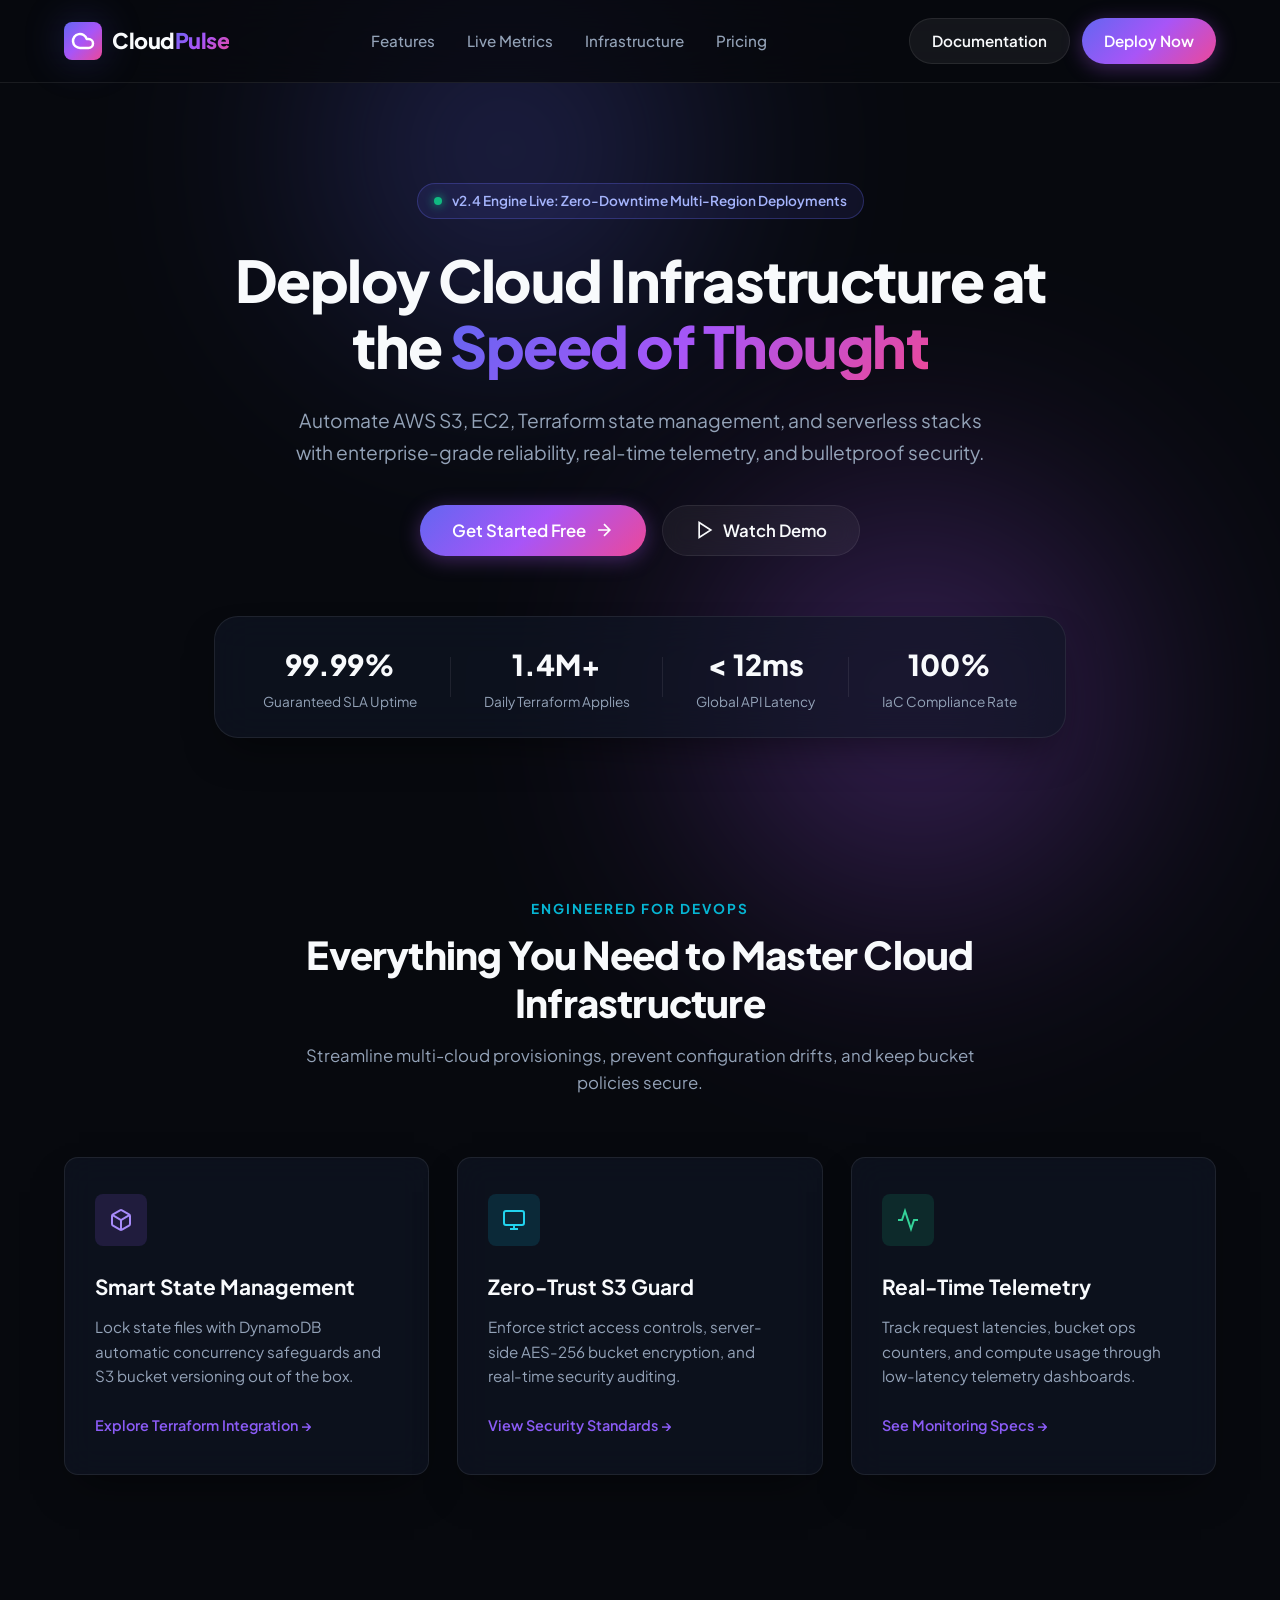
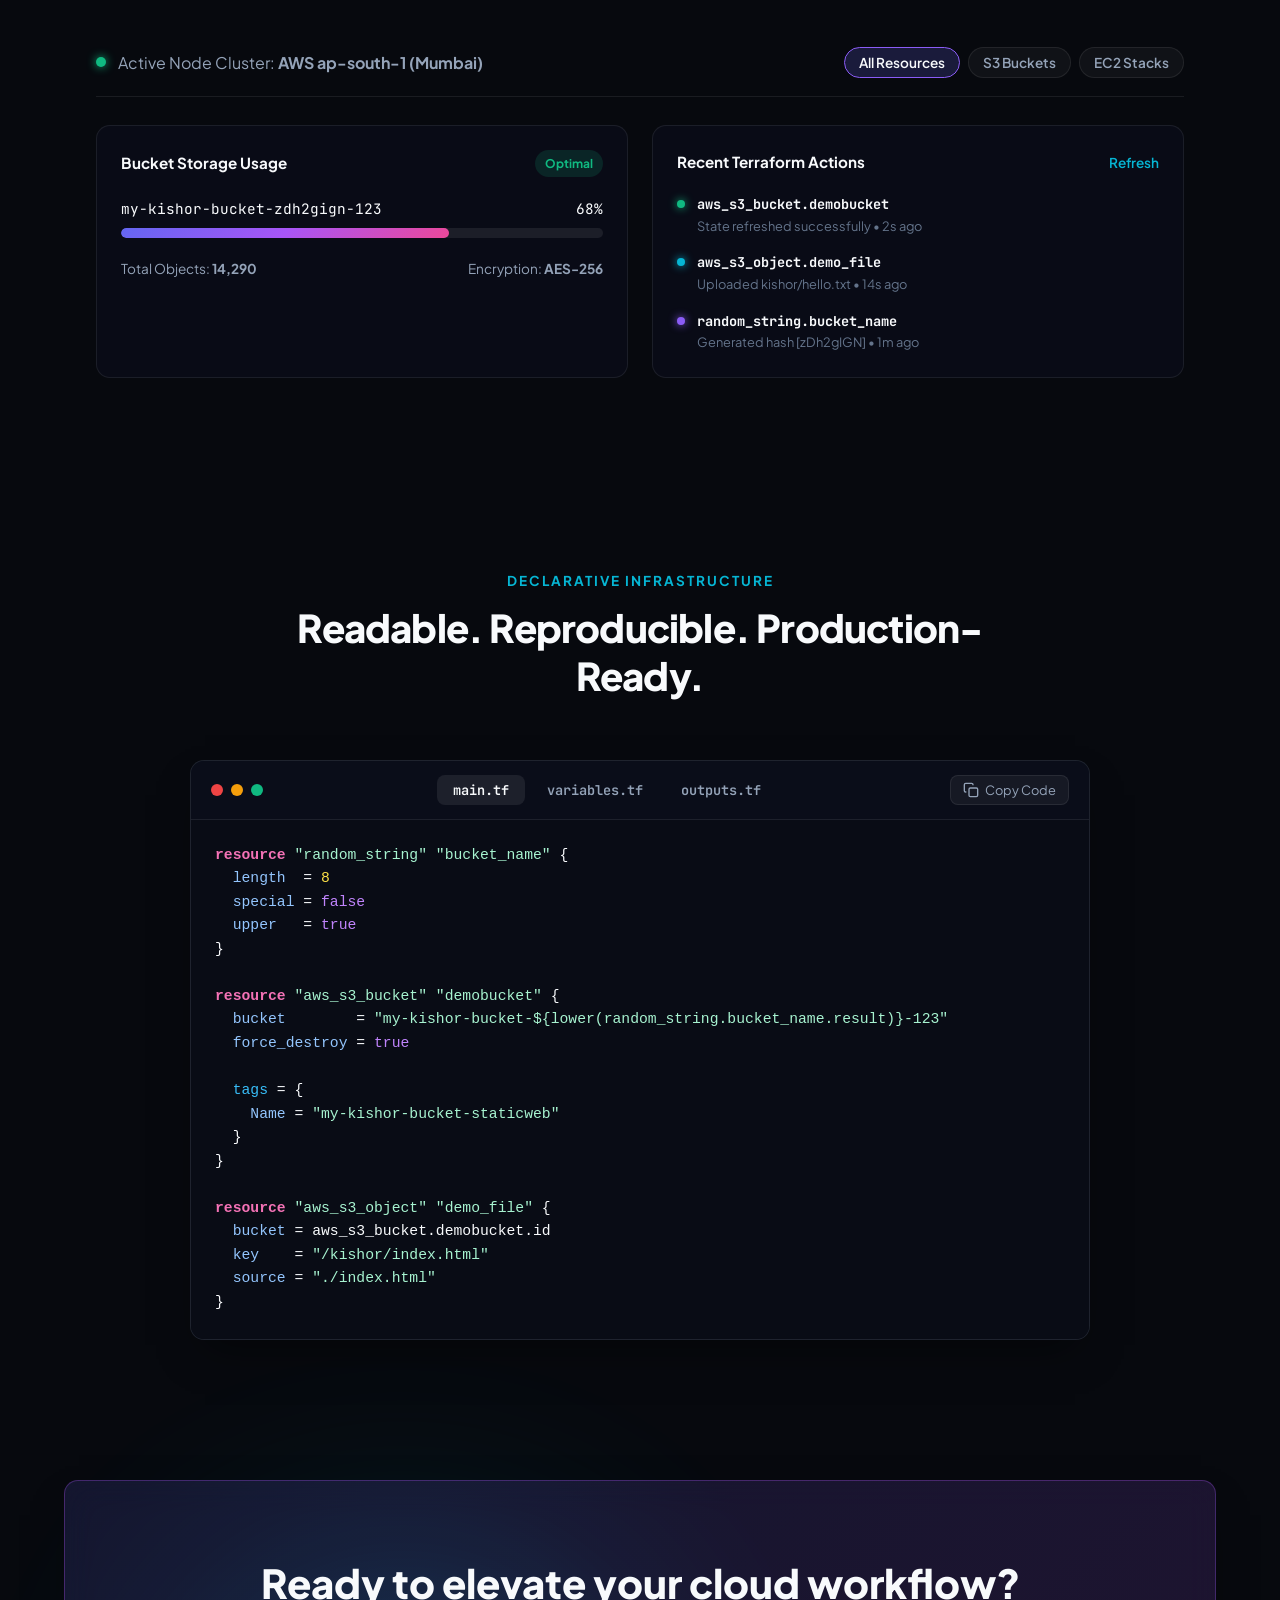
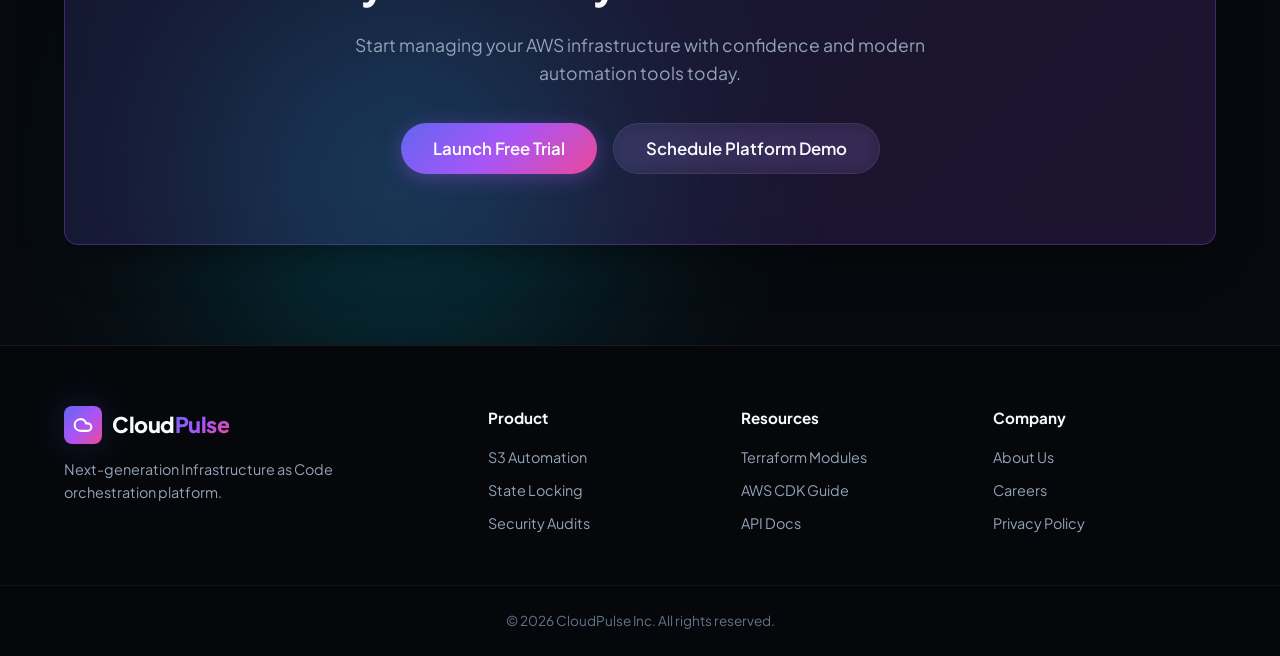
<file: staticWeb/index.html>
<!DOCTYPE html>
<html lang="en">
<head>
    <meta charset="UTF-8">
    <meta name="viewport" content="width=device-width, initial-scale=1.0">
    <title>CloudPulse | Next-Gen Cloud Infrastructure & Automation</title>
    <meta name="description" content="Deploy, monitor, and scale your cloud infrastructure effortlessly with CloudPulse high-performance automation suite.">
    <!-- Google Fonts -->
    <link rel="preconnect" href="https://fonts.googleapis.com">
    <link rel="preconnect" href="https://fonts.gstatic.com" crossorigin>
    <link href="https://fonts.googleapis.com/css2?family=Plus+Jakarta+Sans:wght@300;400;500;600;700;800&family=JetBrains+Mono:wght@400;500;600&display=swap" rel="stylesheet">
    <!-- Stylesheets -->
    <link rel="stylesheet" href="style.css">
</head>
<body>
    <!-- Background Glow Blobs -->
    <div class="bg-glow glow-1"></div>
    <div class="bg-glow glow-2"></div>
    <div class="bg-glow glow-3"></div>

    <!-- Navigation Header -->
    <header class="navbar">
        <div class="container nav-container">
            <a href="#" class="brand">
                <div class="brand-icon">
                    <svg width="24" height="24" viewBox="0 0 24 24" fill="none" stroke="currentColor" stroke-width="2.5" stroke-linecap="round" stroke-linejoin="round"><path d="M17.5 19H9a7 7 0 1 1 6.71-9h1.79a4.5 4.5 0 1 1 0 9Z"/></svg>
                </div>
                <span>Cloud<span class="gradient-text">Pulse</span></span>
            </a>
            <nav class="nav-links">
                <a href="#features">Features</a>
                <a href="#demo">Live Metrics</a>
                <a href="#code">Infrastructure</a>
                <a href="#pricing">Pricing</a>
            </nav>
            <div class="nav-actions">
                <a href="#code" class="btn btn-secondary">Documentation</a>
                <a href="#demo" class="btn btn-primary">Deploy Now</a>
            </div>
        </div>
    </header>

    <!-- Main Content -->
    <main>
        <!-- Hero Section -->
        <section class="hero-section">
            <div class="container hero-container">
                <div class="hero-badge">
                    <span class="badge-pulse"></span>
                    <span>v2.4 Engine Live: Zero-Downtime Multi-Region Deployments</span>
                </div>
                <h1 class="hero-title">
                    Deploy Cloud Infrastructure at the <span class="gradient-text">Speed of Thought</span>
                </h1>
                <p class="hero-description">
                    Automate AWS S3, EC2, Terraform state management, and serverless stacks with enterprise-grade reliability, real-time telemetry, and bulletproof security.
                </p>

                <div class="hero-cta-group">
                    <button class="btn btn-primary btn-lg" id="getStartedBtn">
                        <span>Get Started Free</span>
                        <svg width="20" height="20" viewBox="0 0 24 24" fill="none" stroke="currentColor" stroke-width="2"><path d="M5 12h14M12 5l7 7-7 7"/></svg>
                    </button>
                    <button class="btn btn-glass btn-lg" id="viewDemoBtn">
                        <svg width="20" height="20" viewBox="0 0 24 24" fill="none" stroke="currentColor" stroke-width="2"><polygon points="5 3 19 12 5 21 5 3"/></svg>
                        <span>Watch Demo</span>
                    </button>
                </div>

                <!-- Live Metrics Bar -->
                <div class="hero-metrics-bar">
                    <div class="metric-card">
                        <div class="metric-value" id="uptimeCounter">99.99%</div>
                        <div class="metric-label">Guaranteed SLA Uptime</div>
                    </div>
                    <div class="metric-divider"></div>
                    <div class="metric-card">
                        <div class="metric-value"><span id="deployCounter">1.4M</span>+</div>
                        <div class="metric-label">Daily Terraform Applies</div>
                    </div>
                    <div class="metric-divider"></div>
                    <div class="metric-card">
                        <div class="metric-value">&lt; 12ms</div>
                        <div class="metric-label">Global API Latency</div>
                    </div>
                    <div class="metric-divider"></div>
                    <div class="metric-card">
                        <div class="metric-value">100%</div>
                        <div class="metric-label">IaC Compliance Rate</div>
                    </div>
                </div>
            </div>
        </section>

        <!-- Features Showcase Section -->
        <section id="features" class="features-section">
            <div class="container">
                <div class="section-header">
                    <div class="sub-heading">ENGINEERED FOR DEVOPS</div>
                    <h2 class="section-title">Everything You Need to Master Cloud Infrastructure</h2>
                    <p class="section-desc">Streamline multi-cloud provisionings, prevent configuration drifts, and keep bucket policies secure.</p>
                </div>

                <div class="features-grid">
                    <div class="feature-card glass-card">
                        <div class="feature-icon icon-purple">
                            <svg width="24" height="24" viewBox="0 0 24 24" fill="none" stroke="currentColor" stroke-width="2"><path d="M21 16V8a2 2 0 0 0-1-1.73l-7-4a2 2 0 0 0-2 0l-7 4A2 2 0 0 0 3 8v8a2 2 0 0 0 1 1.73l7 4a2 2 0 0 0 2 0l7-4A2 2 0 0 0 21 16z"></path><polyline points="3.27 6.96 12 12.01 20.73 6.96"></polyline><line x1="12" y1="22.08" x2="12" y2="12"></line></svg>
                        </div>
                        <h3>Smart State Management</h3>
                        <p>Lock state files with DynamoDB automatic concurrency safeguards and S3 bucket versioning out of the box.</p>
                        <a href="#" class="feature-link">Explore Terraform Integration &rarr;</a>
                    </div>

                    <div class="feature-card glass-card">
                        <div class="feature-icon icon-cyan">
                            <svg width="24" height="24" viewBox="0 0 24 24" fill="none" stroke="currentColor" stroke-width="2"><rect x="2" y="3" width="20" height="14" rx="2" ry="2"></rect><line x1="8" y1="21" x2="16" y2="21"></line><line x1="12" y1="17" x2="12" y2="21"></line></svg>
                        </div>
                        <h3>Zero-Trust S3 Guard</h3>
                        <p>Enforce strict access controls, server-side AES-256 bucket encryption, and real-time security auditing.</p>
                        <a href="#" class="feature-link">View Security Standards &rarr;</a>
                    </div>

                    <div class="feature-card glass-card">
                        <div class="feature-icon icon-emerald">
                            <svg width="24" height="24" viewBox="0 0 24 24" fill="none" stroke="currentColor" stroke-width="2"><polyline points="22 12 18 12 15 21 9 3 6 12 2 12"></polyline></svg>
                        </div>
                        <h3>Real-Time Telemetry</h3>
                        <p>Track request latencies, bucket ops counters, and compute usage through low-latency telemetry dashboards.</p>
                        <a href="#" class="feature-link">See Monitoring Specs &rarr;</a>
                    </div>
                </div>
            </div>
        </section>

        <!-- Live Metrics Interactive Dashboard Section -->
        <section id="demo" class="demo-section">
            <div class="container">
                <div class="glass-container dashboard-wrapper">
                    <div class="dashboard-header">
                        <div class="dashboard-title">
                            <div class="status-indicator active"></div>
                            <span>Active Node Cluster: <strong>AWS ap-south-1 (Mumbai)</strong></span>
                        </div>
                        <div class="dashboard-controls">
                            <button class="chip active" id="filterAll">All Resources</button>
                            <button class="chip" id="filterS3">S3 Buckets</button>
                            <button class="chip" id="filterEC2">EC2 Stacks</button>
                        </div>
                    </div>

                    <div class="dashboard-grid">
                        <!-- Widget 1: Infrastructure Health -->
                        <div class="dash-widget">
                            <div class="widget-head">
                                <span>Bucket Storage Usage</span>
                                <span class="badge badge-success">Optimal</span>
                            </div>
                            <div class="widget-body">
                                <div class="progress-info">
                                    <span>my-kishor-bucket-zdh2gign-123</span>
                                    <span id="storagePercent">68%</span>
                                </div>
                                <div class="progress-bar-bg">
                                    <div class="progress-bar-fill" style="width: 68%;"></div>
                                </div>
                                <div class="widget-stats">
                                    <div><span>Total Objects:</span> <strong>14,290</strong></div>
                                    <div><span>Encryption:</span> <strong>AES-256</strong></div>
                                </div>
                            </div>
                        </div>

                        <!-- Widget 2: Live Activity Feed -->
                        <div class="dash-widget">
                            <div class="widget-head">
                                <span>Recent Terraform Actions</span>
                                <button class="btn-text" id="refreshFeed">Refresh</button>
                            </div>
                            <div class="widget-body">
                                <ul class="activity-list" id="activityList">
                                    <li>
                                        <span class="dot green"></span>
                                        <div class="activity-detail">
                                            <strong>aws_s3_bucket.demobucket</strong>
                                            <span>State refreshed successfully • 2s ago</span>
                                        </div>
                                    </li>
                                    <li>
                                        <span class="dot blue"></span>
                                        <div class="activity-detail">
                                            <strong>aws_s3_object.demo_file</strong>
                                            <span>Uploaded kishor/hello.txt • 14s ago</span>
                                        </div>
                                    </li>
                                    <li>
                                        <span class="dot purple"></span>
                                        <div class="activity-detail">
                                            <strong>random_string.bucket_name</strong>
                                            <span>Generated hash [zDh2gIGN] • 1m ago</span>
                                        </div>
                                    </li>
                                </ul>
                            </div>
                        </div>
                    </div>
                </div>
            </div>
        </section>

        <!-- Code Snippet Viewer Section -->
        <section id="code" class="code-section">
            <div class="container">
                <div class="section-header">
                    <div class="sub-heading">DECLARATIVE INFRASTRUCTURE</div>
                    <h2 class="section-title">Readable. Reproducible. Production-Ready.</h2>
                </div>

                <div class="code-window glass-card">
                    <div class="window-bar">
                        <div class="window-dots">
                            <span class="dot-red"></span>
                            <span class="dot-yellow"></span>
                            <span class="dot-green"></span>
                        </div>
                        <div class="window-tabs">
                            <button class="tab-btn active" data-tab="tf">main.tf</button>
                            <button class="tab-btn" data-tab="vars">variables.tf</button>
                            <button class="tab-btn" data-tab="out">outputs.tf</button>
                        </div>
                        <button class="copy-btn" id="copyCodeBtn">
                            <svg width="16" height="16" viewBox="0 0 24 24" fill="none" stroke="currentColor" stroke-width="2"><rect x="9" y="9" width="13" height="13" rx="2" ry="2"></rect><path d="M5 15H4a2 2 0 0 1-2-2V4a2 2 0 0 1 2-2h9a2 2 0 0 1 2 2v1"></path></svg>
                            <span>Copy Code</span>
                        </button>
                    </div>

                    <div class="code-content">
<pre id="codeBlock" class="hljs"><code><span class="hljs-keyword">resource</span> <span class="hljs-string">"random_string"</span> <span class="hljs-string">"bucket_name"</span> {
  <span class="hljs-attr">length</span>  = <span class="hljs-number">8</span>
  <span class="hljs-attr">special</span> = <span class="hljs-literal">false</span>
  <span class="hljs-attr">upper</span>   = <span class="hljs-literal">true</span>
}

<span class="hljs-keyword">resource</span> <span class="hljs-string">"aws_s3_bucket"</span> <span class="hljs-string">"demobucket"</span> {
  <span class="hljs-attr">bucket</span>        = <span class="hljs-string">"my-kishor-bucket-${lower(random_string.bucket_name.result)}-123"</span>
  <span class="hljs-attr">force_destroy</span> = <span class="hljs-literal">true</span>

  <span class="hljs-title">tags</span> = {
    <span class="hljs-attr">Name</span> = <span class="hljs-string">"my-kishor-bucket-staticweb"</span>
  }
}

<span class="hljs-keyword">resource</span> <span class="hljs-string">"aws_s3_object"</span> <span class="hljs-string">"demo_file"</span> {
  <span class="hljs-attr">bucket</span> = aws_s3_bucket.demobucket.id
  <span class="hljs-attr">key</span>    = <span class="hljs-string">"/kishor/index.html"</span>
  <span class="hljs-attr">source</span> = <span class="hljs-string">"./index.html"</span>
}</code></pre>
                    </div>
                </div>
            </div>
        </section>

        <!-- CTA Section -->
        <section class="cta-section">
            <div class="container">
                <div class="cta-card glass-card">
                    <h2>Ready to elevate your cloud workflow?</h2>
                    <p>Start managing your AWS infrastructure with confidence and modern automation tools today.</p>
                    <div class="cta-buttons">
                        <button class="btn btn-primary btn-lg">Launch Free Trial</button>
                        <button class="btn btn-glass btn-lg">Schedule Platform Demo</button>
                    </div>
                </div>
            </div>
        </section>
    </main>

    <!-- Footer -->
    <footer class="footer">
        <div class="container footer-container">
            <div class="footer-brand">
                <div class="brand">
                    <div class="brand-icon">
                        <svg width="20" height="20" viewBox="0 0 24 24" fill="none" stroke="currentColor" stroke-width="2.5"><path d="M17.5 19H9a7 7 0 1 1 6.71-9h1.79a4.5 4.5 0 1 1 0 9Z"/></svg>
                    </div>
                    <span>Cloud<span class="gradient-text">Pulse</span></span>
                </div>
                <p>Next-generation Infrastructure as Code orchestration platform.</p>
            </div>
            <div class="footer-links">
                <div class="link-group">
                    <h4>Product</h4>
                    <a href="#">S3 Automation</a>
                    <a href="#">State Locking</a>
                    <a href="#">Security Audits</a>
                </div>
                <div class="link-group">
                    <h4>Resources</h4>
                    <a href="#">Terraform Modules</a>
                    <a href="#">AWS CDK Guide</a>
                    <a href="#">API Docs</a>
                </div>
                <div class="link-group">
                    <h4>Company</h4>
                    <a href="#">About Us</a>
                    <a href="#">Careers</a>
                    <a href="#">Privacy Policy</a>
                </div>
            </div>
        </div>
        <div class="footer-bottom">
            <div class="container">
                <p>&copy; 2026 CloudPulse Inc. All rights reserved.</p>
            </div>
        </div>
    </footer>

    <!-- Interactive JS Script -->
    <script>
        // Interactive Tab Switching
        const tabs = {
            tf: `<span class="hljs-keyword">resource</span> <span class="hljs-string">"random_string"</span> <span class="hljs-string">"bucket_name"</span> {
  <span class="hljs-attr">length</span>  = <span class="hljs-number">8</span>
  <span class="hljs-attr">special</span> = <span class="hljs-literal">false</span>
  <span class="hljs-attr">upper</span>   = <span class="hljs-literal">true</span>
}

<span class="hljs-keyword">resource</span> <span class="hljs-string">"aws_s3_bucket"</span> <span class="hljs-string">"demobucket"</span> {
  <span class="hljs-attr">bucket</span>        = <span class="hljs-string">"my-kishor-bucket-\${lower(random_string.bucket_name.result)}-123"</span>
  <span class="hljs-attr">force_destroy</span> = <span class="hljs-literal">true</span>

  <span class="hljs-title">tags</span> = {
    <span class="hljs-attr">Name</span> = <span class="hljs-string">"my-kishor-bucket-staticweb"</span>
  }
}

<span class="hljs-keyword">resource</span> <span class="hljs-string">"aws_s3_object"</span> <span class="hljs-string">"demo_file"</span> {
  <span class="hljs-attr">bucket</span> = aws_s3_bucket.demobucket.id
  <span class="hljs-attr">key</span>    = <span class="hljs-string">"/kishor/index.html"</span>
  <span class="hljs-attr">source</span> = <span class="hljs-string">"./index.html"</span>
}`,
            vars: `<span class="hljs-keyword">variable</span> <span class="hljs-string">"aws_region"</span> {
  <span class="hljs-attr">type</span>        = <span class="hljs-string">string</span>
  <span class="hljs-attr">default</span>     = <span class="hljs-string">"ap-south-1"</span>
  <span class="hljs-attr">description</span> = <span class="hljs-string">"The primary AWS region for bucket deployment"</span>
}

<span class="hljs-keyword">variable</span> <span class="hljs-string">"environment"</span> {
  <span class="hljs-attr">type</span>        = <span class="hljs-string">string</span>
  <span class="hljs-attr">default</span>     = <span class="hljs-string">"production"</span>
}`,
            out: `<span class="hljs-keyword">output</span> <span class="hljs-string">"bucket_arn"</span> {
  <span class="hljs-attr">value</span>       = aws_s3_bucket.demobucket.arn
  <span class="hljs-attr">description</span> = <span class="hljs-string">"The ARN of the static web S3 bucket"</span>
}

<span class="hljs-keyword">output</span> <span class="hljs-string">"bucket_domain_name"</span> {
  <span class="hljs-attr">value</span>       = aws_s3_bucket.demobucket.bucket_regional_domain_name
}`
        };

        document.querySelectorAll('.tab-btn').forEach(btn => {
            btn.addEventListener('click', (e) => {
                document.querySelectorAll('.tab-btn').forEach(b => b.classList.remove('active'));
                btn.classList.add('active');
                const key = btn.getAttribute('data-tab');
                document.getElementById('codeBlock').innerHTML = tabs[key];
            });
        });

        // Copy button
        document.getElementById('copyCodeBtn').addEventListener('click', () => {
            const codeText = document.getElementById('codeBlock').innerText;
            navigator.clipboard.writeText(codeText).then(() => {
                const btnSpan = document.querySelector('#copyCodeBtn span');
                btnSpan.innerText = 'Copied!';
                setTimeout(() => { btnSpan.innerText = 'Copy Code'; }, 2000);
            });
        });

        // Chip Filters
        document.querySelectorAll('.chip').forEach(chip => {
            chip.addEventListener('click', () => {
                document.querySelectorAll('.chip').forEach(c => c.classList.remove('active'));
                chip.classList.add('active');
            });
        });

        // Activity Feed Refresh simulation
        document.getElementById('refreshFeed').addEventListener('click', () => {
            const list = document.getElementById('activityList');
            const newLog = document.createElement('li');
            newLog.innerHTML = `
                <span class="dot green"></span>
                <div class="activity-detail">
                    <strong>aws_s3_bucket.demobucket</strong>
                    <span>Health probe verified • Just now</span>
                </div>
            `;
            list.prepend(newLog);
            if(list.children.length > 4) list.removeChild(list.lastChild);
        });
    </script>
</body>
</html>
</file>
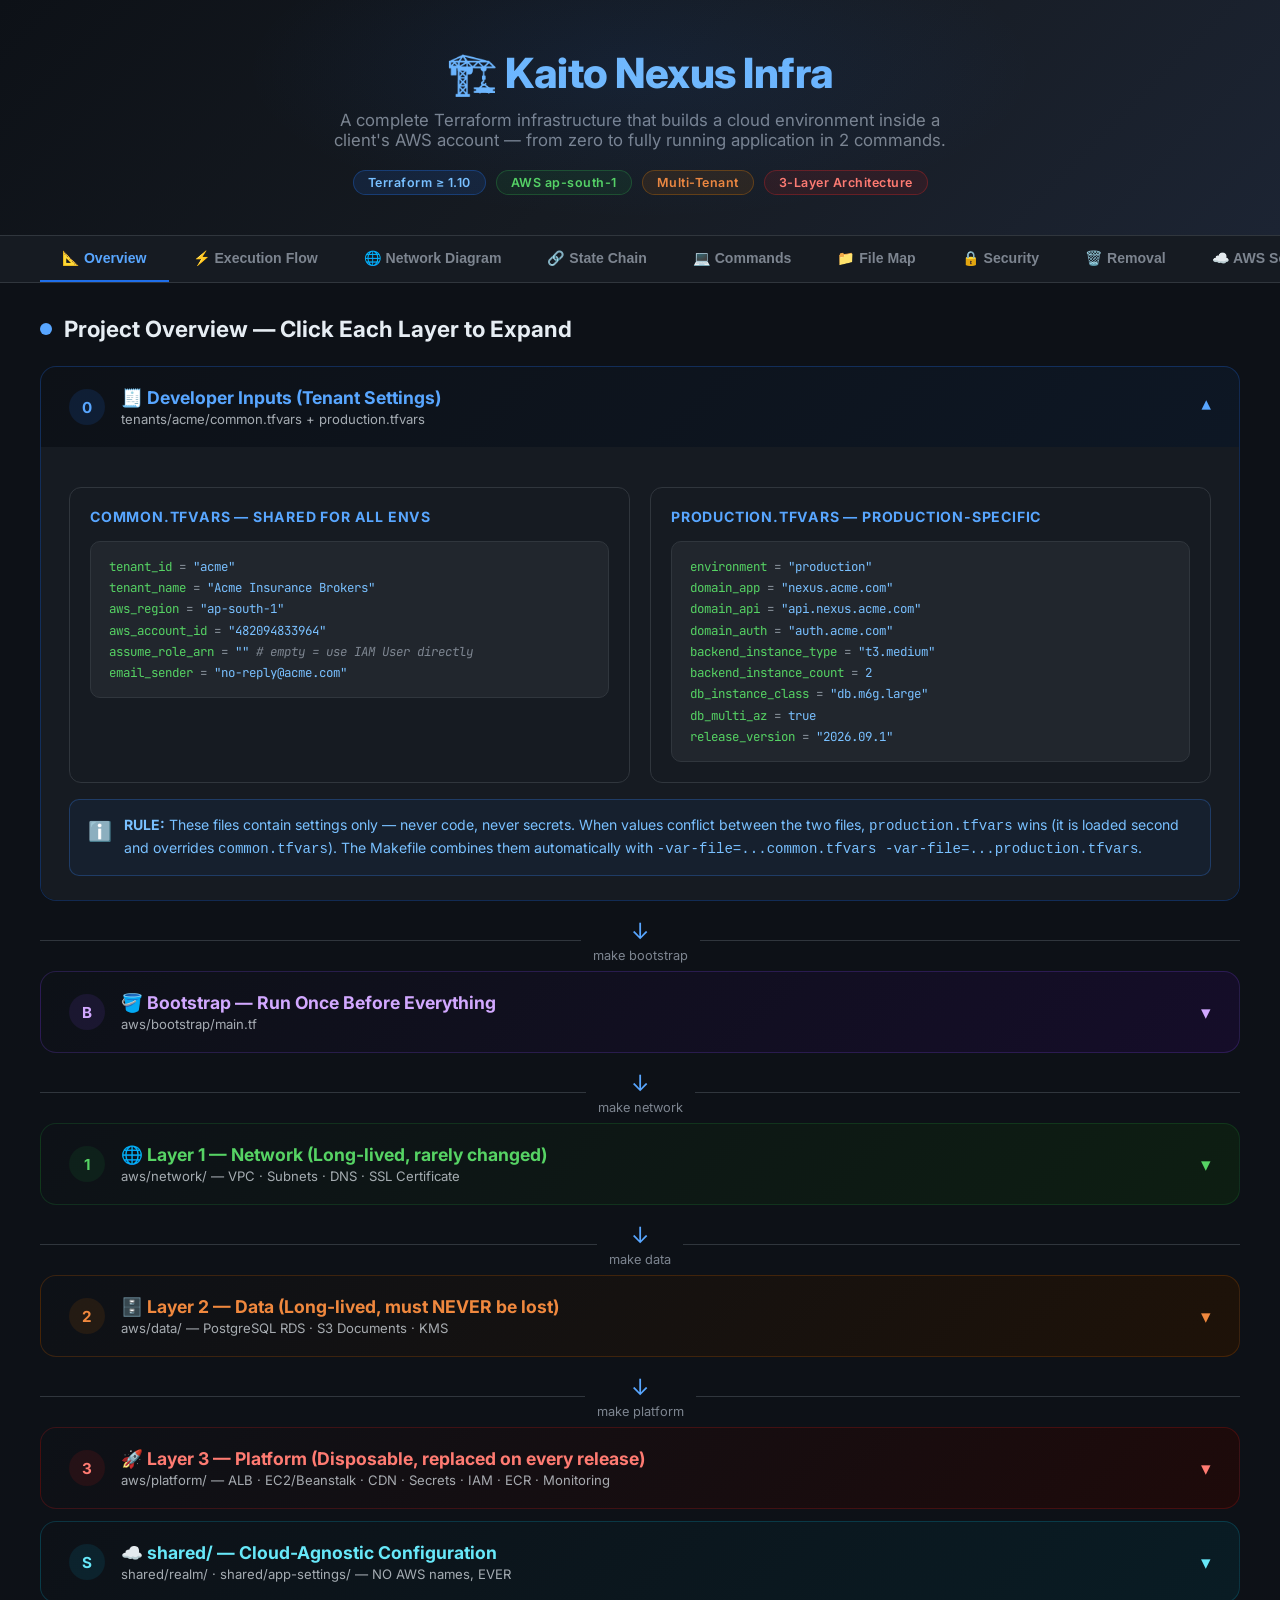
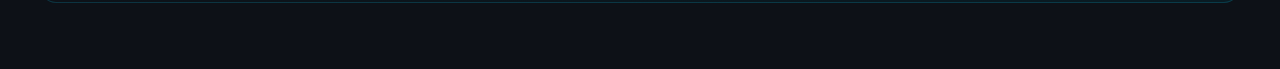
<file: project_architecture.html>
<!DOCTYPE html>
<html lang="en">
<head>
  <meta charset="UTF-8" />
  <meta name="viewport" content="width=device-width, initial-scale=1.0" />
  <title>Kaito Nexus Infra — Architecture Visualizer</title>
  <style>
    @import url('https://fonts.googleapis.com/css2?family=Inter:wght@300;400;500;600;700;800&family=JetBrains+Mono:wght@400;500&display=swap');

    :root {
      --bg:        #0d1117;
      --bg2:       #161b22;
      --bg3:       #21262d;
      --border:    #30363d;
      --text:      #e6edf3;
      --muted:     #7d8590;
      --blue:      #1f6feb;
      --blue-glow: #388bfd33;
      --green:     #1a7f37;
      --green-glow:#2ea04333;
      --orange:    #b35900;
      --orange-glow:#d4760033;
      --red:       #b91c1c;
      --red-glow:  #dc262633;
      --purple:    #6e40c9;
      --purple-glow:#8957e533;
      --cyan:      #0891b2;
    }

    * { box-sizing: border-box; margin: 0; padding: 0; }

    body {
      background: var(--bg);
      color: var(--text);
      font-family: 'Inter', sans-serif;
      min-height: 100vh;
      overflow-x: hidden;
    }

    /* ── HERO ───────────────────────────────────────────── */
    .hero {
      background: linear-gradient(135deg, #0d1117 0%, #161b22 50%, #1c2433 100%);
      border-bottom: 1px solid var(--border);
      padding: 48px 40px 40px;
      text-align: center;
      position: relative;
      overflow: hidden;
    }
    .hero::before {
      content: '';
      position: absolute;
      top: -80px; left: 50%;
      transform: translateX(-50%);
      width: 800px; height: 300px;
      background: radial-gradient(ellipse, #1f6feb18 0%, transparent 70%);
      pointer-events: none;
    }
    .hero h1 {
      font-size: 2.6rem;
      font-weight: 800;
      background: linear-gradient(90deg, #58a6ff, #79c0ff, #58a6ff);
      -webkit-background-clip: text;
      -webkit-text-fill-color: transparent;
      background-clip: text;
      letter-spacing: -0.5px;
    }
    .hero p {
      color: var(--muted);
      margin-top: 12px;
      font-size: 1.05rem;
      max-width: 640px;
      margin-left: auto;
      margin-right: auto;
    }
    .badge-row {
      display: flex;
      gap: 10px;
      justify-content: center;
      margin-top: 20px;
      flex-wrap: wrap;
    }
    .badge {
      padding: 4px 14px;
      border-radius: 999px;
      font-size: 0.78rem;
      font-weight: 600;
      letter-spacing: 0.5px;
    }
    .badge-blue   { background: #1f6feb22; border: 1px solid #1f6feb55; color: #79c0ff; }
    .badge-green  { background: #1a7f3722; border: 1px solid #2ea04355; color: #56d364; }
    .badge-orange { background: #b3590022; border: 1px solid #d4760055; color: #f0883e; }
    .badge-red    { background: #b91c1c22; border: 1px solid #dc262655; color: #ff7b72; }

    /* ── NAV TABS ───────────────────────────────────────── */
    .tabs {
      display: flex;
      gap: 2px;
      background: var(--bg2);
      border-bottom: 1px solid var(--border);
      padding: 0 40px;
      overflow-x: auto;
      scrollbar-width: none;
    }
    .tabs::-webkit-scrollbar { display: none; }
    .tab {
      padding: 14px 22px;
      font-size: 0.88rem;
      font-weight: 600;
      cursor: pointer;
      border-bottom: 2px solid transparent;
      color: var(--muted);
      white-space: nowrap;
      transition: all 0.2s;
      background: none;
      border-left: none;
      border-right: none;
      border-top: none;
    }
    .tab:hover  { color: var(--text); }
    .tab.active { color: #58a6ff; border-bottom-color: #1f6feb; }

    /* ── CONTENT PANELS ─────────────────────────────────── */
    .panels { padding: 32px 40px 60px; max-width: 1300px; margin: 0 auto; }
    .panel  { display: none; }
    .panel.active { display: block; }

    /* ── SECTION LABELS ─────────────────────────────────── */
    .section-title {
      font-size: 1.4rem;
      font-weight: 700;
      margin-bottom: 24px;
      display: flex;
      align-items: center;
      gap: 12px;
    }
    .section-title .dot {
      width: 12px; height: 12px;
      border-radius: 50%;
      display: inline-block;
    }

    /* ── LAYER CARDS ────────────────────────────────────── */
    .layer {
      border: 1px solid var(--border);
      border-radius: 16px;
      margin-bottom: 8px;
      overflow: hidden;
      transition: box-shadow 0.3s;
    }
    .layer:hover { box-shadow: 0 0 0 1px #30363d, 0 8px 32px #00000066; }

    .layer-header {
      display: flex;
      align-items: center;
      justify-content: space-between;
      padding: 20px 28px;
      cursor: pointer;
      user-select: none;
      transition: background 0.2s;
    }
    .layer-header:hover { filter: brightness(1.05); }

    .layer-header .left { display: flex; align-items: center; gap: 16px; }
    .layer-num {
      width: 36px; height: 36px;
      border-radius: 50%;
      display: flex; align-items: center; justify-content: center;
      font-weight: 700;
      font-size: 0.95rem;
      flex-shrink: 0;
    }
    .layer-name  { font-size: 1.1rem; font-weight: 700; }
    .layer-sub   { font-size: 0.82rem; margin-top: 3px; opacity: 0.7; }
    .chevron {
      font-size: 1.2rem;
      transition: transform 0.3s;
    }
    .layer.open .chevron { transform: rotate(180deg); }

    .layer-body {
      max-height: 0;
      overflow: hidden;
      transition: max-height 0.5s ease;
      background: var(--bg2);
    }
    .layer.open .layer-body { max-height: 2000px; }
    .layer-inner { padding: 24px 28px; }

    /* colors */
    .lyr-blue   { background: linear-gradient(135deg, #0d1117, #0d1929); border-color: #1f6feb44; }
    .lyr-purple { background: linear-gradient(135deg, #0d1117, #150d29); border-color: #6e40c944; }
    .lyr-green  { background: linear-gradient(135deg, #0d1117, #0d1e12); border-color: #1a7f3744; }
    .lyr-orange { background: linear-gradient(135deg, #0d1117, #1e1208); border-color: #b3590044; }
    .lyr-red    { background: linear-gradient(135deg, #0d1117, #1e0a0a); border-color: #b91c1c44; }
    .lyr-cyan   { background: linear-gradient(135deg, #0d1117, #091c24); border-color: #0891b244; }

    .num-blue   { background: #1f6feb22; color: #58a6ff; }
    .num-purple { background: #6e40c922; color: #d2a8ff; }
    .num-green  { background: #1a7f3722; color: #56d364; }
    .num-orange { background: #b3590022; color: #f0883e; }
    .num-red    { background: #b91c1c22; color: #ff7b72; }
    .num-cyan   { background: #0891b222; color: #67e8f9; }

    .tag-blue   { color: #58a6ff; }
    .tag-purple { color: #d2a8ff; }
    .tag-green  { color: #56d364; }
    .tag-orange { color: #f0883e; }
    .tag-red    { color: #ff7b72; }
    .tag-cyan   { color: #67e8f9; }

    /* ── SERVICE CHIPS ──────────────────────────────────── */
    .chip-grid {
      display: flex;
      flex-wrap: wrap;
      gap: 10px;
      margin-top: 16px;
    }
    .chip {
      padding: 8px 16px;
      border-radius: 8px;
      font-size: 0.82rem;
      font-weight: 600;
      border: 1px solid;
      display: flex;
      align-items: center;
      gap: 6px;
    }
    .chip-g { background: #1a7f3715; border-color: #2ea04355; color: #56d364; }
    .chip-o { background: #b3590015; border-color: #d4760055; color: #f0883e; }
    .chip-r { background: #b91c1c15; border-color: #dc262655; color: #ff7b72; }
    .chip-p { background: #6e40c915; border-color: #8957e555; color: #d2a8ff; }
    .chip-b { background: #1f6feb15; border-color: #388bfd55; color: #79c0ff; }
    .chip-c { background: #0891b215; border-color: #06b6d455; color: #67e8f9; }

    /* ── FLOW ARROWS ────────────────────────────────────── */
    .flow-arrow {
      display: flex;
      align-items: center;
      justify-content: center;
      gap: 12px;
      padding: 8px 0;
      font-size: 0.8rem;
      color: var(--muted);
    }
    .flow-arrow::before, .flow-arrow::after {
      content: '';
      flex: 1;
      height: 1px;
      background: var(--border);
    }
    .arrow-center {
      display: flex;
      flex-direction: column;
      align-items: center;
      gap: 4px;
    }
    .arrow-icon { font-size: 1.4rem; color: #58a6ff; }

    /* ── OUTPUT BOX ─────────────────────────────────────── */
    .output-box {
      background: var(--bg3);
      border: 1px solid var(--border);
      border-radius: 10px;
      padding: 14px 18px;
      margin-top: 16px;
      font-family: 'JetBrains Mono', monospace;
      font-size: 0.78rem;
      line-height: 1.7;
      color: #8b949e;
    }
    .output-box .key { color: #56d364; }
    .output-box .val { color: #79c0ff; }
    .output-box .cmt { color: #7d8590; font-style: italic; }

    /* ── ALERT BOX ──────────────────────────────────────── */
    .alert {
      display: flex;
      align-items: flex-start;
      gap: 12px;
      padding: 14px 18px;
      border-radius: 10px;
      margin-top: 16px;
      font-size: 0.88rem;
      line-height: 1.6;
    }
    .alert-warn {
      background: #b3590015;
      border: 1px solid #f0883e44;
      color: #f0883e;
    }
    .alert-info {
      background: #1f6feb10;
      border: 1px solid #388bfd44;
      color: #79c0ff;
    }
    .alert-danger {
      background: #b91c1c15;
      border: 1px solid #ff7b7244;
      color: #ff7b72;
    }
    .alert-success {
      background: #1a7f3715;
      border: 1px solid #56d36444;
      color: #56d364;
    }
    .alert-icon { font-size: 1.2rem; flex-shrink: 0; margin-top: 2px; }

    /* ── TWO COLS ───────────────────────────────────────── */
    .two-col { display: grid; grid-template-columns: 1fr 1fr; gap: 20px; margin-top: 16px; }
    .three-col { display: grid; grid-template-columns: 1fr 1fr 1fr; gap: 16px; margin-top: 16px; }
    @media (max-width: 860px) {
      .two-col   { grid-template-columns: 1fr; }
      .three-col { grid-template-columns: 1fr; }
    }

    /* ── DETAIL CARD ────────────────────────────────────── */
    .detail-card {
      background: var(--bg2);
      border: 1px solid var(--border);
      border-radius: 12px;
      padding: 20px;
    }
    .detail-card h4 {
      font-size: 0.88rem;
      font-weight: 700;
      text-transform: uppercase;
      letter-spacing: 0.8px;
      margin-bottom: 14px;
    }
    .detail-card ul {
      list-style: none;
      display: flex;
      flex-direction: column;
      gap: 8px;
    }
    .detail-card li {
      font-size: 0.84rem;
      color: #8b949e;
      display: flex;
      gap: 8px;
      line-height: 1.5;
    }
    .detail-card li::before {
      content: '▸';
      flex-shrink: 0;
      margin-top: 1px;
    }
    .detail-card .hl { color: var(--text); font-weight: 500; }

    /* ── FILE TABLE ─────────────────────────────────────── */
    .file-table { width: 100%; border-collapse: collapse; margin-top: 16px; font-size: 0.84rem; }
    .file-table th {
      text-align: left;
      padding: 10px 14px;
      background: var(--bg3);
      border-bottom: 1px solid var(--border);
      color: var(--muted);
      font-size: 0.78rem;
      font-weight: 600;
      text-transform: uppercase;
      letter-spacing: 0.6px;
    }
    .file-table td {
      padding: 10px 14px;
      border-bottom: 1px solid #21262d;
      vertical-align: top;
      line-height: 1.5;
    }
    .file-table tr:hover td { background: var(--bg3); }
    .mono { font-family: 'JetBrains Mono', monospace; font-size: 0.78rem; }

    /* ── COMMAND BLOCK ──────────────────────────────────── */
    .cmd-block {
      background: #010409;
      border: 1px solid var(--border);
      border-radius: 12px;
      overflow: hidden;
      margin-top: 12px;
    }
    .cmd-header {
      background: var(--bg3);
      padding: 8px 16px;
      font-size: 0.75rem;
      color: var(--muted);
      font-weight: 600;
      letter-spacing: 0.5px;
      display: flex;
      align-items: center;
      gap: 8px;
    }
    .cmd-header .dots { display: flex; gap: 5px; }
    .cmd-header .dot-r { width: 10px; height: 10px; border-radius: 50%; background: #ff5f57; }
    .cmd-header .dot-y { width: 10px; height: 10px; border-radius: 50%; background: #febc2e; }
    .cmd-header .dot-g { width: 10px; height: 10px; border-radius: 50%; background: #28c840; }
    .cmd-body {
      padding: 18px 22px;
      font-family: 'JetBrains Mono', monospace;
      font-size: 0.84rem;
      line-height: 2;
    }
    .cmd-prompt { color: #56d364; }
    .cmd-text   { color: #e6edf3; }
    .cmd-arg    { color: #79c0ff; }
    .cmd-comment{ color: #7d8590; display: block; }

    /* ── NETWORK DIAGRAM ────────────────────────────────── */
    .network-diagram {
      background: var(--bg2);
      border: 1px solid var(--border);
      border-radius: 16px;
      padding: 28px;
      margin-top: 20px;
      position: relative;
      overflow: auto;
    }
    .vpc-box {
      border: 2px dashed #1f6feb55;
      border-radius: 12px;
      padding: 20px;
      position: relative;
      min-width: 700px;
    }
    .vpc-label {
      position: absolute;
      top: -13px; left: 20px;
      background: var(--bg2);
      padding: 2px 12px;
      font-size: 0.78rem;
      font-weight: 700;
      color: #58a6ff;
      border-radius: 4px;
      border: 1px solid #1f6feb44;
    }
    .subnet-row {
      display: flex;
      gap: 16px;
      margin-top: 12px;
      justify-content: center;
    }
    .subnet {
      border: 1px solid;
      border-radius: 10px;
      padding: 12px 14px;
      min-width: 140px;
      text-align: center;
    }
    .subnet-pub  { border-color: #1f6feb55; background: #1f6feb08; }
    .subnet-priv { border-color: #b3590055; background: #b3590008; }
    .subnet-label {
      font-size: 0.72rem;
      font-weight: 700;
      text-transform: uppercase;
      letter-spacing: 0.5px;
      margin-bottom: 10px;
    }
    .svc-box {
      background: var(--bg3);
      border: 1px solid var(--border);
      border-radius: 6px;
      padding: 6px 10px;
      font-size: 0.74rem;
      margin-top: 6px;
      text-align: center;
    }
    .net-center {
      display: flex;
      align-items: center;
      justify-content: center;
      gap: 8px;
      margin: 12px 0;
      font-size: 0.78rem;
      color: var(--muted);
    }
    .net-arrow { font-size: 1.4rem; color: #58a6ff; }

    /* ── REMOVAL STEPS ──────────────────────────────────── */
    .removal-steps {
      display: grid;
      grid-template-columns: 1fr 40px 1fr 40px 1fr;
      align-items: center;
      gap: 8px;
      margin-top: 20px;
    }
    @media (max-width: 860px) {
      .removal-steps { grid-template-columns: 1fr; }
      .removal-arrow  { display: none; }
    }
    .removal-step {
      border: 1px solid var(--border);
      border-radius: 12px;
      padding: 20px;
      text-align: center;
    }
    .removal-arrow { text-align: center; font-size: 1.6rem; color: var(--muted); }

    /* ── STATE CHAIN ────────────────────────────────────── */
    .state-chain {
      display: flex;
      flex-direction: column;
      gap: 0;
      margin-top: 20px;
    }
    .state-row {
      display: flex;
      align-items: stretch;
      gap: 0;
    }
    .state-bucket {
      background: var(--bg3);
      border: 1px solid #6e40c944;
      border-radius: 12px;
      padding: 16px 22px;
      flex: 1;
      margin-bottom: 8px;
    }
    .state-bucket h4 {
      font-family: 'JetBrains Mono', monospace;
      font-size: 0.82rem;
      color: #d2a8ff;
      margin-bottom: 10px;
    }
    .state-outputs {
      display: flex;
      flex-wrap: wrap;
      gap: 6px;
    }
    .out-chip {
      background: #6e40c915;
      border: 1px solid #8957e555;
      color: #d2a8ff;
      border-radius: 6px;
      padding: 3px 10px;
      font-family: 'JetBrains Mono', monospace;
      font-size: 0.74rem;
    }
    .reads-banner {
      background: #1f6feb10;
      border: 1px solid #388bfd33;
      border-radius: 8px;
      padding: 8px 14px;
      font-size: 0.78rem;
      color: #79c0ff;
      margin: 8px 0;
      display: flex;
      align-items: center;
      gap: 8px;
    }
    .state-arrow {
      display: flex;
      justify-content: center;
      align-items: center;
      font-size: 1.6rem;
      color: #30363d;
      padding: 4px 0;
    }

    /* ── RULE CARD ──────────────────────────────────────── */
    .rule-card {
      background: var(--bg2);
      border: 1px solid var(--border);
      border-radius: 12px;
      padding: 20px;
      display: flex;
      gap: 16px;
      margin-bottom: 12px;
    }
    .rule-num {
      width: 36px; height: 36px; flex-shrink: 0;
      border-radius: 50%;
      background: #1f6feb22;
      border: 1px solid #1f6feb55;
      display: flex; align-items: center; justify-content: center;
      font-weight: 700;
      color: #58a6ff;
      font-size: 0.9rem;
    }
    .rule-text h4 { font-size: 0.92rem; font-weight: 700; margin-bottom: 6px; }
    .rule-text p  { font-size: 0.84rem; color: #8b949e; line-height: 1.6; }

    /* ── ANIMATIONS ─────────────────────────────────────── */
    @keyframes pulse-in {
      from { opacity: 0; transform: translateY(12px); }
      to   { opacity: 1; transform: translateY(0); }
    }
    .panel.active { animation: pulse-in 0.3s ease; }

    .progress-bar {
      display: flex;
      margin-top: 24px;
      gap: 4px;
    }
    .progress-step {
      flex: 1;
      height: 6px;
      border-radius: 3px;
      background: var(--bg3);
    }
    .progress-step.done { background: #56d364; }
    .progress-step.cur  { background: #58a6ff; animation: pulse-cur 1.5s infinite; }
    @keyframes pulse-cur {
      0%,100% { opacity: 1; } 50% { opacity: 0.5; }
    }
  </style>
</head>
<body>

<!-- HERO -->
<div class="hero">
  <h1>🏗️ Kaito Nexus Infra</h1>
  <p>A complete Terraform infrastructure that builds a cloud environment inside a client's AWS account — from zero to fully running application in 2 commands.</p>
  <div class="badge-row">
    <span class="badge badge-blue">Terraform ≥ 1.10</span>
    <span class="badge badge-green">AWS ap-south-1</span>
    <span class="badge badge-orange">Multi-Tenant</span>
    <span class="badge badge-red">3-Layer Architecture</span>
  </div>
</div>

<!-- TABS -->
<div class="tabs">
  <button class="tab active" onclick="showPanel('overview')">📐 Overview</button>
  <button class="tab" onclick="showPanel('flow')">⚡ Execution Flow</button>
  <button class="tab" onclick="showPanel('network')">🌐 Network Diagram</button>
  <button class="tab" onclick="showPanel('state')">🔗 State Chain</button>
  <button class="tab" onclick="showPanel('commands')">💻 Commands</button>
  <button class="tab" onclick="showPanel('files')">📁 File Map</button>
  <button class="tab" onclick="showPanel('security')">🔒 Security</button>
  <button class="tab" onclick="showPanel('removal')">🗑️ Removal</button>
  <button class="tab" onclick="showPanel('awsservices')">☁️ AWS Services</button>
</div>

<div class="panels">

  <!-- ══════════════ OVERVIEW ══════════════ -->
  <div class="panel active" id="panel-overview">
    <div class="section-title"><span class="dot" style="background:#58a6ff"></span> Project Overview — Click Each Layer to Expand</div>

    <!-- Layer 0: Inputs -->
    <div class="layer lyr-blue open" id="lyr0" onclick="toggleLayer('lyr0')">
      <div class="layer-header">
        <div class="left">
          <div class="layer-num num-blue">0</div>
          <div>
            <div class="layer-name tag-blue">🧾 Developer Inputs (Tenant Settings)</div>
            <div class="layer-sub">tenants/acme/common.tfvars + production.tfvars</div>
          </div>
        </div>
        <span class="chevron tag-blue">▾</span>
      </div>
      <div class="layer-body"><div class="layer-inner">
        <div class="two-col">
          <div class="detail-card">
            <h4 class="tag-blue">common.tfvars — shared for all envs</h4>
            <div class="output-box">
<span class="key">tenant_id      </span> = <span class="val">"acme"</span><br>
<span class="key">tenant_name    </span> = <span class="val">"Acme Insurance Brokers"</span><br>
<span class="key">aws_region     </span> = <span class="val">"ap-south-1"</span><br>
<span class="key">aws_account_id </span> = <span class="val">"482094833964"</span><br>
<span class="key">assume_role_arn</span> = <span class="val">""</span>  <span class="cmt"># empty = use IAM User directly</span><br>
<span class="key">email_sender   </span> = <span class="val">"no-reply@acme.com"</span>
            </div>
          </div>
          <div class="detail-card">
            <h4 class="tag-blue">production.tfvars — production-specific</h4>
            <div class="output-box">
<span class="key">environment           </span> = <span class="val">"production"</span><br>
<span class="key">domain_app            </span> = <span class="val">"nexus.acme.com"</span><br>
<span class="key">domain_api            </span> = <span class="val">"api.nexus.acme.com"</span><br>
<span class="key">domain_auth           </span> = <span class="val">"auth.acme.com"</span><br>
<span class="key">backend_instance_type </span> = <span class="val">"t3.medium"</span><br>
<span class="key">backend_instance_count</span> = <span class="val">2</span><br>
<span class="key">db_instance_class     </span> = <span class="val">"db.m6g.large"</span><br>
<span class="key">db_multi_az           </span> = <span class="val">true</span><br>
<span class="key">release_version       </span> = <span class="val">"2026.09.1"</span>
            </div>
          </div>
        </div>
        <div class="alert alert-info">
          <span class="alert-icon">ℹ️</span>
          <div><strong>RULE:</strong> These files contain settings only — never code, never secrets. When values conflict between the two files, <code>production.tfvars</code> wins (it is loaded second and overrides <code>common.tfvars</code>). The Makefile combines them automatically with <code>-var-file=...common.tfvars -var-file=...production.tfvars</code>.</div>
        </div>
      </div></div>
    </div>

    <!-- Layer Bootstrap -->
    <div class="flow-arrow"><div class="arrow-center"><div class="arrow-icon">↓</div><div>make bootstrap</div></div></div>

    <div class="layer lyr-purple" id="lyr-bs" onclick="toggleLayer('lyr-bs')">
      <div class="layer-header">
        <div class="left">
          <div class="layer-num num-purple">B</div>
          <div>
            <div class="layer-name tag-purple">🪣 Bootstrap — Run Once Before Everything</div>
            <div class="layer-sub">aws/bootstrap/main.tf</div>
          </div>
        </div>
        <span class="chevron tag-purple">▾</span>
      </div>
      <div class="layer-body"><div class="layer-inner">
        <div class="alert alert-info">
          <span class="alert-icon">🎯</span>
          <div><strong>Why it exists:</strong> Terraform needs to save its state (list of what it created) to a file. The safest place is an S3 bucket. But Terraform cannot create the bucket from <em>inside</em> the bucket — so this one-time step creates it first.</div>
        </div>
        <div class="chip-grid">
          <span class="chip chip-p">📦 S3 State Bucket (kishor-tfstate-acme-{account_id})</span>
          <span class="chip chip-p">🔒 Bucket Versioning Enabled</span>
          <span class="chip chip-p">🔐 Encryption at Rest</span>
        </div>
        <div class="output-box" style="margin-top:16px">
<span class="cmt"># Bucket name is built from variables:</span><br>
<span class="key">bucket</span> = <span class="val">"kishor-tfstate-${tenant_id}-${aws_account_id}"</span><br>
<span class="cmt"># For acme tenant → "kishor-tfstate-acme-482094833964"</span>
        </div>
      </div></div>
    </div>

    <!-- Layer 1 -->
    <div class="flow-arrow"><div class="arrow-center"><div class="arrow-icon">↓</div><div>make network</div></div></div>

    <div class="layer lyr-green" id="lyr1" onclick="toggleLayer('lyr1')">
      <div class="layer-header">
        <div class="left">
          <div class="layer-num num-green">1</div>
          <div>
            <div class="layer-name tag-green">🌐 Layer 1 — Network (Long-lived, rarely changed)</div>
            <div class="layer-sub">aws/network/ — VPC · Subnets · DNS · SSL Certificate</div>
          </div>
        </div>
        <span class="chevron tag-green">▾</span>
      </div>
      <div class="layer-body"><div class="layer-inner">
        <div class="chip-grid">
          <span class="chip chip-g">🏠 VPC (Virtual Private Cloud)</span>
          <span class="chip chip-g">🌍 Public Subnets × 2 AZs</span>
          <span class="chip chip-g">🔒 Private Subnets × 2 AZs</span>
          <span class="chip chip-g">🚪 Internet Gateway</span>
          <span class="chip chip-g">🔄 NAT Gateway</span>
          <span class="chip chip-g">🗺️ Route Tables (public + private)</span>
          <span class="chip chip-g">🛡️ Security Groups (ALB / App / Auth / DB)</span>
          <span class="chip chip-g">🌎 Route 53 DNS Zone (acme.com)</span>
          <span class="chip chip-g">🔏 ACM SSL Certificate (nexus.acme.com)</span>
        </div>
        <div class="alert alert-warn" style="margin-top:16px">
          <span class="alert-icon">⚠️</span>
          <div><strong>PAUSE POINT:</strong> After this layer runs, it prints Route 53 nameservers. The client must update their domain registrar to point to these nameservers. Until that propagates, ACM cannot verify domain ownership and issue the SSL certificate. Wait, then run again.</div>
        </div>
        <div class="output-box" style="margin-top:14px">
<span class="cmt"># Outputs saved to: production/network.tfstate in S3</span><br>
<span class="key">vpc_id            </span> → <span class="val">vpc-0123abc</span><br>
<span class="key">public_subnet_ids </span> → <span class="val">["subnet-aaa","subnet-bbb"]</span><br>
<span class="key">private_subnet_ids</span> → <span class="val">["subnet-ccc","subnet-ddd"]</span><br>
<span class="key">security_group_alb</span> → <span class="val">sg-alb-001</span><br>
<span class="key">security_group_app</span> → <span class="val">sg-app-001</span><br>
<span class="key">security_group_db </span> → <span class="val">sg-db-001</span><br>
<span class="key">zone_id           </span> → <span class="val">Z1234567890</span><br>
<span class="key">certificate_arn   </span> → <span class="val">arn:aws:acm:ap-south-1:...</span>
        </div>
      </div></div>
    </div>

    <!-- Layer 2 -->
    <div class="flow-arrow"><div class="arrow-center"><div class="arrow-icon">↓</div><div>make data</div></div></div>

    <div class="layer lyr-orange" id="lyr2" onclick="toggleLayer('lyr2')">
      <div class="layer-header">
        <div class="left">
          <div class="layer-num num-orange">2</div>
          <div>
            <div class="layer-name tag-orange">🗄️ Layer 2 — Data (Long-lived, must NEVER be lost)</div>
            <div class="layer-sub">aws/data/ — PostgreSQL RDS · S3 Documents · KMS</div>
          </div>
        </div>
        <span class="chevron tag-orange">▾</span>
      </div>
      <div class="layer-body"><div class="layer-inner">
        <div class="alert alert-info" style="margin-bottom:14px">
          <span class="alert-icon">📖</span>
          <div>This layer <strong>reads outputs from Layer 1</strong> to know which private subnets and security groups to use. It cannot run unless Layer 1 is deployed first.</div>
        </div>
        <div class="chip-grid">
          <span class="chip chip-o">🔑 KMS Customer-Managed Encryption Key</span>
          <span class="chip chip-o">🐘 RDS PostgreSQL (db.m6g.large, Multi-AZ)</span>
          <span class="chip chip-o">💾 200 GB gp3 storage, auto-grows</span>
          <span class="chip chip-o">📅 14-day automated backups</span>
          <span class="chip chip-o">🔐 DB password managed by AWS (never in code)</span>
          <span class="chip chip-o">📁 S3 Documents Bucket (permanent, versioned)</span>
          <span class="chip chip-o">📊 Performance Insights enabled</span>
          <span class="chip chip-o">🗒️ CloudWatch log exports (postgresql, upgrade)</span>
        </div>
        <div class="alert alert-warn" style="margin-top:14px">
          <span class="alert-icon">🛠️</span>
          <div><strong>MANUAL STEP:</strong> After this layer, a one-off task must run <em>inside</em> the VPC to create the two DB schemas (nexus app + Keycloak) and their users. Terraform runs from outside the private network so it cannot reach the DB directly. See <code>aws/data/db-setup.md</code>.</div>
        </div>
        <div class="output-box" style="margin-top:14px">
<span class="cmt"># Outputs saved to: production/data.tfstate in S3</span><br>
<span class="key">db_address          </span> → <span class="val">kaito-acme-prod.xxxxx.ap-south-1.rds.amazonaws.com</span><br>
<span class="key">db_port             </span> → <span class="val">5432</span><br>
<span class="key">db_master_secret_arn</span> → <span class="val">arn:aws:secretsmanager:...</span><br>
<span class="key">documents_bucket    </span> → <span class="val">kaito-acme-production-documents</span><br>
<span class="key">kms_key_arn         </span> → <span class="val">arn:aws:kms:ap-south-1:...</span>
        </div>
      </div></div>
    </div>

    <!-- Layer 3 -->
    <div class="flow-arrow"><div class="arrow-center"><div class="arrow-icon">↓</div><div>make platform</div></div></div>

    <div class="layer lyr-red" id="lyr3" onclick="toggleLayer('lyr3')">
      <div class="layer-header">
        <div class="left">
          <div class="layer-num num-red">3</div>
          <div>
            <div class="layer-name tag-red">🚀 Layer 3 — Platform (Disposable, replaced on every release)</div>
            <div class="layer-sub">aws/platform/ — ALB · EC2/Beanstalk · CDN · Secrets · IAM · ECR · Monitoring</div>
          </div>
        </div>
        <span class="chevron tag-red">▾</span>
      </div>
      <div class="layer-body"><div class="layer-inner">
        <div class="alert alert-info" style="margin-bottom:14px">
          <span class="alert-icon">📖</span>
          <div>This layer reads outputs from <strong>both Layer 1 and Layer 2</strong>. It knows the VPC, subnets, security groups, DB address, documents bucket, and encryption keys — all from S3 state files.</div>
        </div>
        <div class="two-col">
          <div>
            <div style="font-size:0.82rem;font-weight:700;color:var(--muted);margin-bottom:10px;text-transform:uppercase;letter-spacing:0.6px">Traffic Handling</div>
            <div class="chip-grid">
              <span class="chip chip-r">⚖️ Application Load Balancer</span>
              <span class="chip chip-r">🎯 Target Groups (auth / backend / frontend)</span>
              <span class="chip chip-r">🔗 HTTP→HTTPS redirect</span>
              <span class="chip chip-r">🌍 CloudFront CDN + S3 (screens/frontend)</span>
            </div>
          </div>
          <div>
            <div style="font-size:0.82rem;font-weight:700;color:var(--muted);margin-bottom:10px;text-transform:uppercase;letter-spacing:0.6px">Compute</div>
            <div class="chip-grid">
              <span class="chip chip-r">🖥️ EC2 Beanstalk App (2× t3.medium)</span>
              <span class="chip chip-r">🔐 Keycloak Auth EC2 (2× t3.small)</span>
              <span class="chip chip-r">📈 Auto Scaling Groups</span>
              <span class="chip chip-r">📜 Launch Templates + startup scripts</span>
            </div>
          </div>
        </div>
        <div class="two-col" style="margin-top:14px">
          <div>
            <div style="font-size:0.82rem;font-weight:700;color:var(--muted);margin-bottom:10px;text-transform:uppercase;letter-spacing:0.6px">Secrets &amp; Identity</div>
            <div class="chip-grid">
              <span class="chip chip-r">🔑 AWS Secrets Manager (session key, admin pw)</span>
              <span class="chip chip-r">🔒 KMS platform encryption key</span>
              <span class="chip chip-r">👥 IAM Roles (app, beanstalk, ECR, SSM)</span>
            </div>
          </div>
          <div>
            <div style="font-size:0.82rem;font-weight:700;color:var(--muted);margin-bottom:10px;text-transform:uppercase;letter-spacing:0.6px">Ops &amp; Monitoring</div>
            <div class="chip-grid">
              <span class="chip chip-r">🐋 Amazon ECR (container registry)</span>
              <span class="chip chip-r">📊 CloudWatch Log Groups (app, auth, schema)</span>
              <span class="chip chip-r">🚨 CloudWatch Alarms (CPU/memory/DB)</span>
              <span class="chip chip-r">🔄 Schema Migration Job (on every deploy)</span>
            </div>
          </div>
        </div>
      </div></div>
    </div>

    <!-- Shared -->
    <div style="margin-top:12px">
      <div class="layer lyr-cyan" id="lyr-sh" onclick="toggleLayer('lyr-sh')">
        <div class="layer-header">
          <div class="left">
            <div class="layer-num num-cyan">S</div>
            <div>
              <div class="layer-name tag-cyan">☁️ shared/ — Cloud-Agnostic Configuration</div>
              <div class="layer-sub">shared/realm/ · shared/app-settings/ — NO AWS names, EVER</div>
            </div>
          </div>
          <span class="chevron tag-cyan">▾</span>
        </div>
        <div class="layer-body"><div class="layer-inner">
          <div class="two-col">
            <div class="detail-card">
              <h4 class="tag-cyan">shared/realm/</h4>
              <ul>
                <li><span class="hl">Keycloak Realms</span> — sealed user sets (one per env)</li>
                <li><span class="hl">User Roles</span> — admin, readonly, etc.</li>
                <li><span class="hl">OAuth Clients</span> — app client + kaito-service client</li>
                <li><span class="hl">First Admin User</span> — seeds the first_admin_email</li>
              </ul>
            </div>
            <div class="detail-card">
              <h4 class="tag-cyan">shared/app-settings/</h4>
              <ul>
                <li><span class="hl">App environment variables</span> — passed at startup</li>
                <li><span class="hl">DB connection config</span> — host, port, DB name</li>
                <li><span class="hl">Auth URLs</span> — where to find Keycloak</li>
                <li><span class="hl">Email config</span> — sender address, SMTP settings</li>
              </ul>
            </div>
          </div>
          <div class="alert alert-success" style="margin-top:14px">
            <span class="alert-icon">✅</span>
            <div><strong>Design Rule:</strong> If an AWS resource name or ARN ever appears in <code>shared/</code>, something has gone wrong. These files are identical across any cloud provider.</div>
          </div>
        </div></div>
      </div>
    </div>
  </div>

  <!-- ══════════════ AWS SERVICES ══════════════ -->
  <div class="panel" id="panel-awsservices">
    <div class="section-title"><span class="dot" style="background:#58a6ff"></span> AWS Services Used — Kaito Nexus On-Prem Infra</div>

    <!-- Summary badges -->
    <div style="display:flex;flex-wrap:wrap;gap:10px;margin-bottom:28px">
      <span class="badge badge-green">🌐 Networking — 8 services</span>
      <span class="badge badge-orange">🗄️ Storage & DB — 4 services</span>
      <span class="badge badge-blue">🚀 Compute — 3 services</span>
      <span class="badge badge-red">🔒 Security & Identity — 4 services</span>
      <span style="padding:4px 14px;border-radius:999px;font-size:0.78rem;font-weight:600;letter-spacing:0.5px;background:#6e40c922;border:1px solid #8957e555;color:#d2a8ff">📊 Monitoring — 2 services</span>
      <span style="padding:4px 14px;border-radius:999px;font-size:0.78rem;font-weight:600;letter-spacing:0.5px;background:#0891b215;border:1px solid #06b6d455;color:#67e8f9">📦 Registry & Delivery — 2 services</span>
      <span style="padding:4px 14px;border-radius:999px;font-size:0.78rem;font-weight:600;letter-spacing:0.5px;background:#1f6feb15;border:1px solid #388bfd55;color:#79c0ff">🔁 Bootstrap — 1 service</span>
    </div>

    <!-- Layer 1: Network -->
    <div class="layer lyr-green open" id="svc-lyr1" onclick="toggleLayer('svc-lyr1')">
      <div class="layer-header">
        <div class="left">
          <div class="layer-num num-green">1</div>
          <div>
            <div class="layer-name tag-green">🌐 Layer 1 — Network</div>
            <div class="layer-sub">VPC · Subnets · Routing · DNS · SSL</div>
          </div>
        </div>
        <span class="chevron tag-green">▾</span>
      </div>
      <div class="layer-body"><div class="layer-inner">
        <table class="file-table">
          <thead><tr><th>AWS Service</th><th>Purpose</th></tr></thead>
          <tbody>
            <tr><td><span class="chip chip-g" style="display:inline-flex">🏠 VPC</span></td><td style="color:#8b949e">Private cloud network for all resources</td></tr>
            <tr><td><span class="chip chip-g" style="display:inline-flex">🌍 Public &amp; Private Subnets</span></td><td style="color:#8b949e">Isolate internet-facing vs. internal resources</td></tr>
            <tr><td><span class="chip chip-g" style="display:inline-flex">🚪 Internet Gateway</span></td><td style="color:#8b949e">Allow inbound internet traffic</td></tr>
            <tr><td><span class="chip chip-g" style="display:inline-flex">🔄 NAT Gateway</span></td><td style="color:#8b949e">Allow private subnets to reach the internet (outbound only)</td></tr>
            <tr><td><span class="chip chip-g" style="display:inline-flex">🗺️ Route Tables</span></td><td style="color:#8b949e">Control traffic routing in the VPC</td></tr>
            <tr><td><span class="chip chip-g" style="display:inline-flex">🛡️ Security Groups</span></td><td style="color:#8b949e">Firewall rules for ALB, App, Auth, and DB</td></tr>
            <tr><td><span class="chip chip-g" style="display:inline-flex">🌎 Route 53</span></td><td style="color:#8b949e">DNS management (e.g., acme.com)</td></tr>
            <tr><td><span class="chip chip-g" style="display:inline-flex">🔏 ACM (Certificate Manager)</span></td><td style="color:#8b949e">SSL/TLS certificate for HTTPS</td></tr>
          </tbody>
        </table>
      </div></div>
    </div>

    <div class="flow-arrow"><div class="arrow-center"><div class="arrow-icon">↓</div></div></div>

    <!-- Layer 2: Data -->
    <div class="layer lyr-orange" id="svc-lyr2" onclick="toggleLayer('svc-lyr2')">
      <div class="layer-header">
        <div class="left">
          <div class="layer-num num-orange">2</div>
          <div>
            <div class="layer-name tag-orange">🗄️ Layer 2 — Data</div>
            <div class="layer-sub">KMS · RDS · Secrets Manager · S3</div>
          </div>
        </div>
        <span class="chevron tag-orange">▾</span>
      </div>
      <div class="layer-body"><div class="layer-inner">
        <table class="file-table">
          <thead><tr><th>AWS Service</th><th>Purpose</th></tr></thead>
          <tbody>
            <tr><td><span class="chip chip-o" style="display:inline-flex">🔑 KMS</span></td><td style="color:#8b949e">Encryption key for DB and documents</td></tr>
            <tr><td><span class="chip chip-o" style="display:inline-flex">🐘 RDS (PostgreSQL)</span></td><td style="color:#8b949e">Relational database — Multi-AZ, auto-backup</td></tr>
            <tr><td><span class="chip chip-o" style="display:inline-flex">🔐 AWS Secrets Manager</span></td><td style="color:#8b949e">Stores DB password (auto-generated, never in code)</td></tr>
            <tr><td><span class="chip chip-o" style="display:inline-flex">📁 S3</span></td><td style="color:#8b949e">Documents/files storage bucket for clients</td></tr>
          </tbody>
        </table>
      </div></div>
    </div>

    <div class="flow-arrow"><div class="arrow-center"><div class="arrow-icon">↓</div></div></div>

    <!-- Layer 3: Platform -->
    <div class="layer lyr-red" id="svc-lyr3" onclick="toggleLayer('svc-lyr3')">
      <div class="layer-header">
        <div class="left">
          <div class="layer-num num-red">3</div>
          <div>
            <div class="layer-name tag-red">🚀 Layer 3 — Platform (Application)</div>
            <div class="layer-sub">ALB · EC2 · Beanstalk · CloudFront · IAM · ECR · CloudWatch · SSM</div>
          </div>
        </div>
        <span class="chevron tag-red">▾</span>
      </div>
      <div class="layer-body"><div class="layer-inner">
        <table class="file-table">
          <thead><tr><th>AWS Service</th><th>Purpose</th></tr></thead>
          <tbody>
            <tr><td><span class="chip chip-r" style="display:inline-flex">⚖️ ALB (Application Load Balancer)</span></td><td style="color:#8b949e">Routes HTTPS traffic to app or auth servers</td></tr>
            <tr><td><span class="chip chip-r" style="display:inline-flex">🖥️ EC2</span></td><td style="color:#8b949e">Hosts Keycloak (auth) instances (t3.small × 2)</td></tr>
            <tr><td><span class="chip chip-r" style="display:inline-flex">🌿 Elastic Beanstalk</span></td><td style="color:#8b949e">Hosts backend app (t3.medium × 2)</td></tr>
            <tr><td><span class="chip chip-r" style="display:inline-flex">🌍 CloudFront</span></td><td style="color:#8b949e">CDN for static frontend files</td></tr>
            <tr><td><span class="chip chip-r" style="display:inline-flex">📦 S3 (screens bucket)</span></td><td style="color:#8b949e">Frontend (screens) bucket served via CloudFront</td></tr>
            <tr><td><span class="chip chip-r" style="display:inline-flex">🔐 AWS Secrets Manager</span></td><td style="color:#8b949e">Session key, admin password</td></tr>
            <tr><td><span class="chip chip-r" style="display:inline-flex">👥 IAM</span></td><td style="color:#8b949e">Roles &amp; policies for EC2, Beanstalk, ECR, SSM</td></tr>
            <tr><td><span class="chip chip-r" style="display:inline-flex">🐋 ECR (Elastic Container Registry)</span></td><td style="color:#8b949e">Stores Docker container images</td></tr>
            <tr><td><span class="chip chip-r" style="display:inline-flex">📊 CloudWatch Log Groups</span></td><td style="color:#8b949e">Centralized logging (app, auth, schema)</td></tr>
            <tr><td><span class="chip chip-r" style="display:inline-flex">🚨 CloudWatch Alarms</span></td><td style="color:#8b949e">Alerts on CPU, memory, DB connection thresholds</td></tr>
            <tr><td><span class="chip chip-r" style="display:inline-flex">🔧 SSM (Systems Manager)</span></td><td style="color:#8b949e">EC2 access &amp; parameter management</td></tr>
            <tr><td><span class="chip chip-r" style="display:inline-flex">🔗 VPC Endpoints</span></td><td style="color:#8b949e">Private access to ECR &amp; S3 (no internet needed)</td></tr>
          </tbody>
        </table>
      </div></div>
    </div>

    <div class="flow-arrow"><div class="arrow-center"><div class="arrow-icon">↓</div></div></div>

    <!-- Bootstrap -->
    <div class="layer lyr-purple" id="svc-bs" onclick="toggleLayer('svc-bs')">
      <div class="layer-header">
        <div class="left">
          <div class="layer-num num-purple">B</div>
          <div>
            <div class="layer-name tag-purple">🔁 Bootstrap</div>
            <div class="layer-sub">Terraform remote state storage</div>
          </div>
        </div>
        <span class="chevron tag-purple">▾</span>
      </div>
      <div class="layer-body"><div class="layer-inner">
        <table class="file-table">
          <thead><tr><th>AWS Service</th><th>Purpose</th></tr></thead>
          <tbody>
            <tr><td><span class="chip chip-p" style="display:inline-flex">📦 S3</span></td><td style="color:#8b949e">Stores Terraform remote state files</td></tr>
          </tbody>
        </table>
      </div></div>
    </div>

    <!-- Quick Summary Count -->
    <div style="margin-top:28px">
      <div class="section-title" style="font-size:1.1rem"><span class="dot" style="background:#56d364"></span> 📊 Quick Summary Count</div>
      <div class="three-col" style="margin-top:0">
        <div class="detail-card">
          <h4 class="tag-green">Networking</h4>
          <ul>
            <li>VPC, Subnets, IGW, NAT, Route Tables, Security Groups, Route 53, ACM</li>
            <li><strong style="color:#56d364">8 services</strong></li>
          </ul>
        </div>
        <div class="detail-card">
          <h4 class="tag-orange">Storage &amp; Database</h4>
          <ul>
            <li>KMS, RDS, Secrets Manager, S3</li>
            <li><strong style="color:#f0883e">4 services</strong></li>
          </ul>
        </div>
        <div class="detail-card">
          <h4 class="tag-red">Compute</h4>
          <ul>
            <li>EC2, Elastic Beanstalk, CloudFront</li>
            <li><strong style="color:#ff7b72">3 services</strong></li>
          </ul>
        </div>
        <div class="detail-card">
          <h4 class="tag-blue">Security &amp; Identity</h4>
          <ul>
            <li>KMS, IAM, Secrets Manager, ACM</li>
            <li><strong style="color:#79c0ff">4 services</strong></li>
          </ul>
        </div>
        <div class="detail-card">
          <h4 class="tag-purple">Monitoring</h4>
          <ul>
            <li>CloudWatch Logs, CloudWatch Alarms</li>
            <li><strong style="color:#d2a8ff">2 services</strong></li>
          </ul>
        </div>
        <div class="detail-card">
          <h4 class="tag-cyan">Registry &amp; Delivery</h4>
          <ul>
            <li>ECR, VPC Endpoints</li>
            <li><strong style="color:#67e8f9">2 services</strong></li>
          </ul>
        </div>
      </div>
      <div class="alert alert-success" style="margin-top:20px">
        <span class="alert-icon">☁️</span>
        <div><strong>Total: ~18+ unique AWS services</strong> across 3 layers + Bootstrap. Route 53 counted once under Networking; S3 and Secrets Manager each appear in multiple layers but counted once each in the summary.</div>
      </div>
    </div>
  </div>

  <!-- ══════════════ EXECUTION FLOW ══════════════ -->
  <div class="panel" id="panel-flow">
    <div class="section-title"><span class="dot" style="background:#56d364"></span> Step-by-Step Execution Flow</div>

    <div class="progress-bar">
      <div class="progress-step done"></div>
      <div class="progress-step done"></div>
      <div class="progress-step done"></div>
      <div class="progress-step done"></div>
      <div class="progress-step done"></div>
    </div>
    <div style="display:flex;justify-content:space-between;font-size:0.7rem;color:var(--muted);margin-top:8px;margin-bottom:24px">
      <span>validate</span><span>bootstrap</span><span>network</span><span>data</span><span>platform</span>
    </div>

    <div style="display:flex;flex-direction:column;gap:16px">

      <div class="rule-card" style="border-color:#6e40c944">
        <div class="rule-num" style="background:#6e40c922;border-color:#6e40c955;color:#d2a8ff">0</div>
        <div class="rule-text">
          <h4 style="color:#d2a8ff">make validate — Syntax Check (No AWS Account Needed)</h4>
          <p>Validates all 11 Terraform slices parse correctly, providers resolve, and settings contract is met. Runs entirely offline — no AWS credentials required. Run this first to catch errors before spending money.</p>
        </div>
      </div>

      <div class="rule-card" style="border-color:#6e40c944">
        <div class="rule-num" style="background:#6e40c922;border-color:#6e40c955;color:#d2a8ff">B</div>
        <div class="rule-text">
          <h4 style="color:#d2a8ff">make bootstrap TENANT=acme ENV=production — Run Once</h4>
          <p>Creates the S3 state bucket <code>kishor-tfstate-acme-{account_id}</code> in ap-south-1. Run exactly once per client. If the bucket already exists, skip this step. Without it, all other layers will fail with "NoSuchBucket".</p>
        </div>
      </div>

      <div class="rule-card" style="border-color:#2ea04355">
        <div class="rule-num" style="background:#2ea04322;border-color:#2ea04355;color:#56d364">1</div>
        <div class="rule-text">
          <h4 style="color:#56d364">make network TENANT=acme ENV=production — Layer 1</h4>
          <p>Provisions VPC, subnets, NAT, Internet Gateway, Route Tables, Security Groups, Route 53 DNS zone, and ACM SSL certificate. <strong>Expect a pause</strong> after this — the client must delegate their domain to Route 53 nameservers before the SSL cert can be verified. State saved to <code>production/network.tfstate</code>.</p>
        </div>
      </div>

      <div class="rule-card" style="border-color:#d4760055">
        <div class="rule-num" style="background:#d4760022;border-color:#d4760055;color:#f0883e">2</div>
        <div class="rule-text">
          <h4 style="color:#f0883e">make data TENANT=acme ENV=production — Layer 2</h4>
          <p>Reads Layer 1 state from S3, then provisions RDS PostgreSQL (Multi-AZ, 200 GB), S3 document bucket, and KMS encryption key. <strong>After this:</strong> run the manual DB setup task inside the VPC to create schemas and users (see aws/data/db-setup.md). State saved to <code>production/data.tfstate</code>.</p>
        </div>
      </div>

      <div class="rule-card" style="border-color:#dc262655">
        <div class="rule-num" style="background:#dc262622;border-color:#dc262655;color:#ff7b72">3</div>
        <div class="rule-text">
          <h4 style="color:#ff7b72">make platform TENANT=acme ENV=production — Layer 3</h4>
          <p>Reads both Layer 1 and Layer 2 state from S3. Deploys ALB, EC2/Beanstalk (2× t3.medium backend + 2× t3.small auth), CloudFront CDN, ECR, IAM roles, Secrets Manager secrets, CloudWatch logs and alarms, schema migration job. Platform is designed to be replaced on every software release. State saved to <code>production/platform.tfstate</code>.</p>
        </div>
      </div>

    </div>

    <div class="alert alert-info" style="margin-top:20px">
      <span class="alert-icon">🚀</span>
      <div><strong>TIP:</strong> Run all 3 layers at once with a single command:<br><code>make apply TENANT=acme ENV=production</code></div>
    </div>
  </div>

  <!-- ══════════════ NETWORK DIAGRAM ══════════════ -->
  <div class="panel" id="panel-network">
    <div class="section-title"><span class="dot" style="background:#67e8f9"></span> AWS Network Architecture</div>

    <div class="network-diagram">
      <!-- Internet -->
      <div style="text-align:center;margin-bottom:20px">
        <div style="display:inline-block;background:#0891b215;border:1px solid #0891b255;border-radius:10px;padding:12px 32px;color:#67e8f9;font-weight:700">🌐 INTERNET (Users &amp; Browsers)</div>
        <div style="font-size:0.8rem;color:var(--muted);margin-top:8px">HTTPS — nexus.acme.com / api.nexus.acme.com</div>
      </div>
      <div class="net-center"><div class="net-arrow">↓</div> Route 53 DNS resolves domain → ALB IP</div>

      <!-- ALB Row -->
      <div style="text-align:center;margin-bottom:12px">
        <div style="display:inline-block;background:#1f6feb15;border:1px solid #388bfd55;border-radius:10px;padding:14px 32px;color:#79c0ff;font-weight:700">
          ⚖️ Application Load Balancer<br>
          <span style="font-size:0.78rem;font-weight:400;color:var(--muted)">PUBLIC subnet · ACM SSL certificate · HTTPS:443</span>
        </div>
      </div>
      <div class="net-center">
        <span>Routes <code>/api/*</code> → App servers</span>
        &nbsp;&nbsp;|&nbsp;&nbsp;
        <span>Routes <code>/auth/*</code> → Keycloak</span>
      </div>

      <!-- VPC Box -->
      <div class="vpc-box" style="margin-top:16px">
        <div class="vpc-label">🏠 VPC — kaito-acme-production (Private Network)</div>

        <!-- Public subnets -->
        <div style="margin-top:20px">
          <div style="font-size:0.75rem;font-weight:700;color:#58a6ff;text-transform:uppercase;letter-spacing:0.5px;margin-bottom:8px">PUBLIC SUBNETS (Internet-facing, ALB lives here)</div>
          <div class="subnet-row">
            <div class="subnet subnet-pub">
              <div class="subnet-label" style="color:#58a6ff">Public Subnet — AZ-1</div>
              <div class="svc-box">ALB (half)</div>
              <div class="svc-box">NAT Gateway</div>
            </div>
            <div class="subnet subnet-pub">
              <div class="subnet-label" style="color:#58a6ff">Public Subnet — AZ-2</div>
              <div class="svc-box">ALB (half)</div>
              <div class="svc-box">NAT Gateway</div>
            </div>
          </div>
        </div>

        <div class="net-center"><div class="net-arrow">↓</div> ALB forwards to private subnet servers</div>

        <!-- Private subnets -->
        <div>
          <div style="font-size:0.75rem;font-weight:700;color:#f0883e;text-transform:uppercase;letter-spacing:0.5px;margin-bottom:8px">PRIVATE SUBNETS (No direct internet access)</div>
          <div class="subnet-row">
            <div class="subnet subnet-priv">
              <div class="subnet-label" style="color:#f0883e">Private Subnet — AZ-1</div>
              <div class="svc-box">🖥️ App EC2 (t3.medium)</div>
              <div class="svc-box">🔐 Auth EC2 (t3.small)</div>
              <div class="svc-box">🐘 RDS Primary</div>
            </div>
            <div class="subnet subnet-priv">
              <div class="subnet-label" style="color:#f0883e">Private Subnet — AZ-2</div>
              <div class="svc-box">🖥️ App EC2 (t3.medium)</div>
              <div class="svc-box">🔐 Auth EC2 (t3.small)</div>
              <div class="svc-box">🐘 RDS Standby (Multi-AZ)</div>
            </div>
          </div>
        </div>
      </div>

      <!-- S3 + CloudFront -->
      <div style="display:flex;gap:16px;margin-top:16px;flex-wrap:wrap">
        <div style="flex:1;min-width:220px;background:#1f6feb08;border:1px solid #388bfd33;border-radius:10px;padding:14px;text-align:center">
          <div style="color:#79c0ff;font-weight:700;margin-bottom:8px">☁️ CloudFront CDN + S3</div>
          <div style="font-size:0.78rem;color:var(--muted)">Static frontend screens<br>Cached globally at edge locations<br>Client browsers download directly</div>
        </div>
        <div style="flex:1;min-width:220px;background:#b3590008;border:1px solid #d4760033;border-radius:10px;padding:14px;text-align:center">
          <div style="color:#f0883e;font-weight:700;margin-bottom:8px">🔒 AWS Secrets Manager + KMS</div>
          <div style="font-size:0.78rem;color:var(--muted)">Session key, admin password<br>Auth DB secret, app DB password<br>All generated during deploy</div>
        </div>
        <div style="flex:1;min-width:220px;background:#6e40c908;border:1px solid #8957e533;border-radius:10px;padding:14px;text-align:center">
          <div style="color:#d2a8ff;font-weight:700;margin-bottom:8px">🐋 Amazon ECR</div>
          <div style="font-size:0.78rem;color:var(--muted)">Container image registry<br>Private mirror from KaitoTech<br>EC2 pulls via VPC endpoint</div>
        </div>
      </div>
    </div>

    <!-- Security groups diagram -->
    <div style="margin-top:24px">
      <div class="section-title" style="font-size:1.1rem"><span class="dot" style="background:#ff7b72"></span> Security Group Firewall Rules</div>
      <div class="three-col">
        <div class="detail-card">
          <h4 style="color:#ff7b72">🛡️ SG: ALB (Load Balancer)</h4>
          <ul>
            <li>Inbound: port 80 from Internet (0.0.0.0/0)</li>
            <li>Inbound: port 443 from Internet (0.0.0.0/0)</li>
            <li>Outbound: to App SG (port 8080)</li>
            <li>Outbound: to Auth SG (port 8443)</li>
          </ul>
        </div>
        <div class="detail-card">
          <h4 style="color:#f0883e">🛡️ SG: App Servers</h4>
          <ul>
            <li>Inbound: from ALB SG only (port 8080)</li>
            <li>Inbound: SSM agent (no open SSH!)</li>
            <li>Outbound: to DB SG (port 5432)</li>
            <li>Outbound: to internet via NAT (HTTPS)</li>
          </ul>
        </div>
        <div class="detail-card">
          <h4 style="color:#56d364">🛡️ SG: Database (RDS)</h4>
          <ul>
            <li>Inbound: from App SG only (port 5432)</li>
            <li>Inbound: from Auth SG only (port 5432)</li>
            <li>NO inbound from internet — ever</li>
            <li>NO public IP — completely private</li>
          </ul>
        </div>
      </div>
    </div>
  </div>

  <!-- ══════════════ STATE CHAIN ══════════════ -->
  <div class="panel" id="panel-state">
    <div class="section-title"><span class="dot" style="background:#d2a8ff"></span> Terraform State Dependency Chain</div>

    <div class="alert alert-info" style="margin-bottom:20px">
      <span class="alert-icon">💡</span>
      <div><strong>What is state?</strong> Terraform keeps a record ("state") of every AWS resource it created. This record is stored as a JSON file in S3. When a later layer needs to know something (like the VPC ID), it reads the earlier layer's state file from S3. This is called <strong>remote state</strong>.</div>
    </div>

    <div class="state-chain">

      <div class="state-bucket">
        <h4>📦 S3 Bucket: kishor-tfstate-acme-482094833964</h4>
        <div style="font-size:0.78rem;color:var(--muted);margin-bottom:12px">All 3 state files live here, in the same bucket, different keys</div>

        <div style="background:#1a7f3712;border:1px solid #2ea04333;border-radius:10px;padding:14px;margin-bottom:10px">
          <div style="color:#56d364;font-weight:700;font-family:'JetBrains Mono',monospace;font-size:0.82rem;margin-bottom:8px">📄 production/network.tfstate (written by Layer 1)</div>
          <div class="state-outputs">
            <span class="out-chip">vpc_id</span>
            <span class="out-chip">public_subnet_ids</span>
            <span class="out-chip">private_subnet_ids</span>
            <span class="out-chip">security_group_alb</span>
            <span class="out-chip">security_group_app</span>
            <span class="out-chip">security_group_auth</span>
            <span class="out-chip">security_group_db</span>
            <span class="out-chip">zone_id</span>
            <span class="out-chip">certificate_arn</span>
            <span class="out-chip">name_servers</span>
          </div>
        </div>

        <div class="reads-banner">📖 Layer 2 (data) READS: private_subnet_ids, security_group_db → to know where to place the RDS database</div>

        <div style="background:#b3590012;border:1px solid #d4760033;border-radius:10px;padding:14px;margin-bottom:10px">
          <div style="color:#f0883e;font-weight:700;font-family:'JetBrains Mono',monospace;font-size:0.82rem;margin-bottom:8px">📄 production/data.tfstate (written by Layer 2)</div>
          <div class="state-outputs">
            <span class="out-chip" style="background:#b3590015;border-color:#d4760055;color:#f0883e">db_address</span>
            <span class="out-chip" style="background:#b3590015;border-color:#d4760055;color:#f0883e">db_port</span>
            <span class="out-chip" style="background:#b3590015;border-color:#d4760055;color:#f0883e">db_name</span>
            <span class="out-chip" style="background:#b3590015;border-color:#d4760055;color:#f0883e">db_master_secret_arn</span>
            <span class="out-chip" style="background:#b3590015;border-color:#d4760055;color:#f0883e">documents_bucket</span>
            <span class="out-chip" style="background:#b3590015;border-color:#d4760055;color:#f0883e">documents_bucket_arn</span>
            <span class="out-chip" style="background:#b3590015;border-color:#d4760055;color:#f0883e">kms_key_arn</span>
          </div>
        </div>

        <div class="reads-banner">📖 Layer 3 (platform) READS both state files → network for VPC/subnets/certs, data for DB address/bucket/KMS</div>

        <div style="background:#b91c1c12;border:1px solid #dc262633;border-radius:10px;padding:14px">
          <div style="color:#ff7b72;font-weight:700;font-family:'JetBrains Mono',monospace;font-size:0.82rem;margin-bottom:8px">📄 production/platform.tfstate (written by Layer 3)</div>
          <div class="state-outputs">
            <span class="out-chip" style="background:#b91c1c15;border-color:#dc262655;color:#ff7b72">app_url</span>
            <span class="out-chip" style="background:#b91c1c15;border-color:#dc262655;color:#ff7b72">api_url</span>
            <span class="out-chip" style="background:#b91c1c15;border-color:#dc262655;color:#ff7b72">auth_url</span>
            <span class="out-chip" style="background:#b91c1c15;border-color:#dc262655;color:#ff7b72">organization_id</span>
            <span class="out-chip" style="background:#b91c1c15;border-color:#dc262655;color:#ff7b72">hosting_summary</span>
            <span class="out-chip" style="background:#b91c1c15;border-color:#dc262655;color:#ff7b72">schema_version</span>
            <span class="out-chip" style="background:#b91c1c15;border-color:#dc262655;color:#ff7b72">removal_tag</span>
          </div>
        </div>
      </div>
    </div>

    <div style="margin-top:24px">
      <div style="font-size:0.88rem;font-weight:700;margin-bottom:12px;color:var(--muted);text-transform:uppercase;letter-spacing:0.6px">How Platform Reads Remote State (in aws/platform/main.tf)</div>
      <div class="output-box">
<span class="cmt"># Layer 1 state is read like this:</span><br>
data "terraform_remote_state" "network" {<br>
&nbsp;&nbsp;backend = <span class="val">"s3"</span><br>
&nbsp;&nbsp;config  = {<br>
&nbsp;&nbsp;&nbsp;&nbsp;<span class="key">bucket</span> = <span class="val">var.state_bucket</span>   <span class="cmt"># "kishor-tfstate-acme-..."</span><br>
&nbsp;&nbsp;&nbsp;&nbsp;<span class="key">key   </span> = <span class="val">"production/network.tfstate"</span><br>
&nbsp;&nbsp;&nbsp;&nbsp;<span class="key">region</span> = <span class="val">var.aws_region</span><br>
&nbsp;&nbsp;}<br>
}<br>
<br>
<span class="cmt"># Layer 2 state is read like this:</span><br>
data "terraform_remote_state" "data" {<br>
&nbsp;&nbsp;backend = <span class="val">"s3"</span><br>
&nbsp;&nbsp;config  = { key = <span class="val">"production/data.tfstate"</span>, ... }<br>
}<br>
<br>
<span class="cmt"># Values are then aliased into locals so the rest of platform never</span><br>
<span class="cmt"># reaches into remote_state directly:</span><br>
locals {<br>
&nbsp;&nbsp;<span class="key">vpc_id    </span>  = data.terraform_remote_state.network.outputs.<span class="val">vpc_id</span><br>
&nbsp;&nbsp;<span class="key">db_address</span>  = data.terraform_remote_state.data.outputs.<span class="val">db_address</span><br>
&nbsp;&nbsp;<span class="key">cert_arn  </span>  = data.terraform_remote_state.network.outputs.<span class="val">certificate_arn</span><br>
}
      </div>
    </div>
  </div>

  <!-- ══════════════ COMMANDS ══════════════ -->
  <div class="panel" id="panel-commands">
    <div class="section-title"><span class="dot" style="background:#58a6ff"></span> Complete Make Commands Reference</div>

    <div class="two-col">
      <div>
        <div style="font-size:0.88rem;font-weight:700;color:#56d364;margin-bottom:10px">🚀 Deploy</div>
        <div class="cmd-block">
          <div class="cmd-header"><div class="dots"><div class="dot-r"></div><div class="dot-y"></div><div class="dot-g"></div></div> Terminal</div>
          <div class="cmd-body">
            <span class="cmd-comment"># Creates state bucket — run ONCE per tenant</span>
            <span class="cmd-prompt">$ </span><span class="cmd-text">make bootstrap </span><span class="cmd-arg">TENANT=acme ENV=production</span>
            <span class="cmd-comment"></span>
            <span class="cmd-comment"># Deploy ALL layers in order (recommended)</span>
            <span class="cmd-prompt">$ </span><span class="cmd-text">make apply </span><span class="cmd-arg">TENANT=acme ENV=production</span>
            <span class="cmd-comment"></span>
            <span class="cmd-comment"># Deploy individual layers:</span>
            <span class="cmd-prompt">$ </span><span class="cmd-text">make network  </span><span class="cmd-arg">TENANT=acme ENV=production</span>
            <span class="cmd-prompt">$ </span><span class="cmd-text">make data     </span><span class="cmd-arg">TENANT=acme ENV=production</span>
            <span class="cmd-prompt">$ </span><span class="cmd-text">make platform </span><span class="cmd-arg">TENANT=acme ENV=production</span>
          </div>
        </div>
      </div>
      <div>
        <div style="font-size:0.88rem;font-weight:700;color:#f0883e;margin-bottom:10px">🔍 Plan &amp; Debug</div>
        <div class="cmd-block">
          <div class="cmd-header"><div class="dots"><div class="dot-r"></div><div class="dot-y"></div><div class="dot-g"></div></div> Terminal</div>
          <div class="cmd-body">
            <span class="cmd-comment"># Preview changes without applying</span>
            <span class="cmd-prompt">$ </span><span class="cmd-text">make plan </span><span class="cmd-arg">TENANT=acme ENV=production</span>
            <span class="cmd-comment"></span>
            <span class="cmd-comment"># Debug: show which var-files are loaded</span>
            <span class="cmd-prompt">$ </span><span class="cmd-text">make print-vars </span><span class="cmd-arg">TENANT=acme ENV=production</span>
            <span class="cmd-comment"></span>
            <span class="cmd-comment"># Validate syntax (no AWS account needed)</span>
            <span class="cmd-prompt">$ </span><span class="cmd-text">make validate</span>
            <span class="cmd-comment"></span>
            <span class="cmd-comment"># Format all .tf files</span>
            <span class="cmd-prompt">$ </span><span class="cmd-text">make fmt</span>
          </div>
        </div>
      </div>
    </div>

    <div class="two-col" style="margin-top:20px">
      <div>
        <div style="font-size:0.88rem;font-weight:700;color:#ff7b72;margin-bottom:10px">🗑️ Removal</div>
        <div class="cmd-block">
          <div class="cmd-header"><div class="dots"><div class="dot-r"></div><div class="dot-y"></div><div class="dot-g"></div></div> Terminal</div>
          <div class="cmd-body">
            <span class="cmd-comment"># Step 1 — SAFE, removes servers only</span>
            <span class="cmd-prompt">$ </span><span class="cmd-text">make remove-1 </span><span class="cmd-arg">TENANT=acme ENV=production</span>
            <span class="cmd-comment"></span>
            <span class="cmd-comment"># Step 2 — DESTRUCTIVE, removes database!</span>
            <span class="cmd-comment"># Set db_deletion_protection=false first</span>
            <span class="cmd-prompt">$ </span><span class="cmd-text">make remove-2 </span><span class="cmd-arg">TENANT=acme ENV=production</span>
            <span class="cmd-comment"></span>
            <span class="cmd-comment"># Prove all resources are gone</span>
            <span class="cmd-prompt">$ </span><span class="cmd-text">make proof </span><span class="cmd-arg">TENANT=acme</span>
          </div>
        </div>
      </div>
      <div>
        <div style="font-size:0.88rem;font-weight:700;color:#d2a8ff;margin-bottom:10px">🛠️ Dev Cycle</div>
        <div class="cmd-block">
          <div class="cmd-header"><div class="dots"><div class="dot-r"></div><div class="dot-y"></div><div class="dot-g"></div></div> Terminal</div>
          <div class="cmd-body">
            <span class="cmd-comment"># Morning: build dev environment (~10 min)</span>
            <span class="cmd-prompt">$ </span><span class="cmd-text">make dev-up </span><span class="cmd-arg">TENANT=dev ENV=dev</span>
            <span class="cmd-comment"></span>
            <span class="cmd-comment"># Evening: tear down to save costs</span>
            <span class="cmd-comment"># WARNING: DELETES THE DATABASE!</span>
            <span class="cmd-prompt">$ </span><span class="cmd-text">make dev-down </span><span class="cmd-arg">TENANT=dev ENV=dev</span>
            <span class="cmd-comment"></span>
            <span class="cmd-comment"># Costs ~3x more if left running overnight</span>
          </div>
        </div>
      </div>
    </div>
  </div>

  <!-- ══════════════ FILE MAP ══════════════ -->
  <div class="panel" id="panel-files">
    <div class="section-title"><span class="dot" style="background:#79c0ff"></span> File → AWS Resource Mapping</div>
    <table class="file-table">
      <thead>
        <tr>
          <th>File / Folder</th>
          <th>Layer</th>
          <th>AWS Resources Created</th>
        </tr>
      </thead>
      <tbody>
        <tr>
          <td class="mono" style="color:#d2a8ff">aws/bootstrap/main.tf</td>
          <td><span class="chip chip-p" style="display:inline-flex;font-size:0.72rem;padding:3px 8px">Bootstrap</span></td>
          <td>S3 Bucket (state), S3 Versioning, Bucket Encryption</td>
        </tr>
        <tr>
          <td class="mono" style="color:#56d364">aws/network/network.tf</td>
          <td><span class="chip chip-g" style="display:inline-flex;font-size:0.72rem;padding:3px 8px">Layer 1</span></td>
          <td>VPC, Public Subnets (×2 AZ), Private Subnets (×2 AZ), Internet Gateway, NAT Gateway, Route Tables</td>
        </tr>
        <tr>
          <td class="mono" style="color:#56d364">aws/network/dns.tf</td>
          <td><span class="chip chip-g" style="display:inline-flex;font-size:0.72rem;padding:3px 8px">Layer 1</span></td>
          <td>Route 53 Hosted Zone (acme.com), ACM SSL Certificate (nexus.acme.com), DNS validation records</td>
        </tr>
        <tr>
          <td class="mono" style="color:#56d364">aws/network/security.tf</td>
          <td><span class="chip chip-g" style="display:inline-flex;font-size:0.72rem;padding:3px 8px">Layer 1</span></td>
          <td>Security Groups: ALB, App servers, Auth servers, Database</td>
        </tr>
        <tr>
          <td class="mono" style="color:#f0883e">aws/data/kms.tf</td>
          <td><span class="chip chip-o" style="display:inline-flex;font-size:0.72rem;padding:3px 8px">Layer 2</span></td>
          <td>KMS Customer-Managed Encryption Key, KMS Key Alias</td>
        </tr>
        <tr>
          <td class="mono" style="color:#f0883e">aws/data/database.tf</td>
          <td><span class="chip chip-o" style="display:inline-flex;font-size:0.72rem;padding:3px 8px">Layer 2</span></td>
          <td>RDS PostgreSQL Instance, DB Subnet Group, DB Parameter Group, CloudWatch log exports, backup replication</td>
        </tr>
        <tr>
          <td class="mono" style="color:#f0883e">aws/data/storage.tf</td>
          <td><span class="chip chip-o" style="display:inline-flex;font-size:0.72rem;padding:3px 8px">Layer 2</span></td>
          <td>S3 Documents Bucket, Versioning, Lifecycle rules, Deletion protection</td>
        </tr>
        <tr>
          <td class="mono" style="color:#ff7b72">aws/platform/loadbalancer.tf</td>
          <td><span class="chip chip-r" style="display:inline-flex;font-size:0.72rem;padding:3px 8px">Layer 3</span></td>
          <td>Application Load Balancer, HTTP→HTTPS Listener, HTTPS Listener, ALB routing rules</td>
        </tr>
        <tr>
          <td class="mono" style="color:#ff7b72">aws/platform/targetgroups.tf</td>
          <td><span class="chip chip-r" style="display:inline-flex;font-size:0.72rem;padding:3px 8px">Layer 3</span></td>
          <td>ALB Target Groups (auth, backend, frontend), health check config</td>
        </tr>
        <tr>
          <td class="mono" style="color:#ff7b72">aws/platform/machines.tf</td>
          <td><span class="chip chip-r" style="display:inline-flex;font-size:0.72rem;padding:3px 8px">Layer 3</span></td>
          <td>EC2 Launch Templates, Auto Scaling Groups (app 2× t3.medium, auth 2× t3.small)</td>
        </tr>
        <tr>
          <td class="mono" style="color:#ff7b72">aws/platform/application.tf</td>
          <td><span class="chip chip-r" style="display:inline-flex;font-size:0.72rem;padding:3px 8px">Layer 3</span></td>
          <td>Elastic Beanstalk Application, Beanstalk Environment (backend hosting)</td>
        </tr>
        <tr>
          <td class="mono" style="color:#ff7b72">aws/platform/screens.tf</td>
          <td><span class="chip chip-r" style="display:inline-flex;font-size:0.72rem;padding:3px 8px">Layer 3</span></td>
          <td>S3 Frontend Bucket, CloudFront Distribution, Origin Access Control, Bucket Policy</td>
        </tr>
        <tr>
          <td class="mono" style="color:#ff7b72">aws/platform/secrets.tf</td>
          <td><span class="chip chip-r" style="display:inline-flex;font-size:0.72rem;padding:3px 8px">Layer 3</span></td>
          <td>KMS Platform Key, Session Key (random), Auth Admin Password (random), Secrets Manager Secrets</td>
        </tr>
        <tr>
          <td class="mono" style="color:#ff7b72">aws/platform/identity.tf</td>
          <td><span class="chip chip-r" style="display:inline-flex;font-size:0.72rem;padding:3px 8px">Layer 3</span></td>
          <td>Auth DB Secret, Auth Client Secret, KaitoTech Service Secret (in Secrets Manager)</td>
        </tr>
        <tr>
          <td class="mono" style="color:#ff7b72">aws/platform/iam.tf</td>
          <td><span class="chip chip-r" style="display:inline-flex;font-size:0.72rem;padding:3px 8px">Layer 3</span></td>
          <td>IAM Roles (app, beanstalk service), Instance Profiles, Policy Attachments (ECR read, SSM, S3)</td>
        </tr>
        <tr>
          <td class="mono" style="color:#ff7b72">aws/platform/registry.tf</td>
          <td><span class="chip chip-r" style="display:inline-flex;font-size:0.72rem;padding:3px 8px">Layer 3</span></td>
          <td>ECR Repository (mirror), Lifecycle Policy, VPC Endpoint (ECR API), VPC Endpoint (S3)</td>
        </tr>
        <tr>
          <td class="mono" style="color:#ff7b72">aws/platform/logs.tf</td>
          <td><span class="chip chip-r" style="display:inline-flex;font-size:0.72rem;padding:3px 8px">Layer 3</span></td>
          <td>CloudWatch Log Groups (app, auth, screens, schema), S3 Access Logs Bucket, Bucket Policy</td>
        </tr>
        <tr>
          <td class="mono" style="color:#ff7b72">aws/platform/alarms.tf</td>
          <td><span class="chip chip-r" style="display:inline-flex;font-size:0.72rem;padding:3px 8px">Layer 3</span></td>
          <td>CloudWatch Alarms (CPU, memory, DB connections, error rates)</td>
        </tr>
        <tr>
          <td class="mono" style="color:#ff7b72">aws/platform/schema-job.tf</td>
          <td><span class="chip chip-r" style="display:inline-flex;font-size:0.72rem;padding:3px 8px">Layer 3</span></td>
          <td>DB migration job (runs on every deploy), S3 Runbook object, ECS Task or SSM document</td>
        </tr>
        <tr>
          <td class="mono" style="color:#67e8f9">shared/realm/main.tf</td>
          <td><span class="chip chip-c" style="display:inline-flex;font-size:0.72rem;padding:3px 8px">Shared</span></td>
          <td>Keycloak Realms, Roles, OAuth Clients, First Admin User (no AWS resources)</td>
        </tr>
        <tr>
          <td class="mono" style="color:#67e8f9">shared/app-settings/</td>
          <td><span class="chip chip-c" style="display:inline-flex;font-size:0.72rem;padding:3px 8px">Shared</span></td>
          <td>Application environment variable configuration map (no AWS resources)</td>
        </tr>
      </tbody>
    </table>
  </div>

  <!-- ══════════════ SECURITY ══════════════ -->
  <div class="panel" id="panel-security">
    <div class="section-title"><span class="dot" style="background:#56d364"></span> Security Design</div>

    <div class="rule-card">
      <div class="rule-num">1</div>
      <div class="rule-text">
        <h4>🚫 No Secrets in Files — Ever</h4>
        <p>Every password and key is <strong>generated during the install</strong> and written directly to AWS Secrets Manager. Nothing sensitive appears in any <code>.tf</code>, <code>.tfvars</code>, or <code>.hcl</code> file. Secrets are never logged, never in Git, never in Terraform state in plaintext.</p>
      </div>
    </div>

    <div class="rule-card">
      <div class="rule-num">2</div>
      <div class="rule-text">
        <h4>🔐 Account Guard — Wrong Account = Blocked</h4>
        <p>Every Terraform provider block includes <code>allowed_account_ids = [var.aws_account_id]</code>. If the <code>TENANT</code> argument points to the wrong account, Terraform refuses to run. A typo on the command line cannot accidentally destroy production.</p>
      </div>
    </div>

    <div class="rule-card">
      <div class="rule-num">3</div>
      <div class="rule-text">
        <h4>🏷️ Four Mandatory Tags on Every Resource</h4>
        <p>Every single AWS resource carries <code>kaito:tenant</code>, <code>kaito:environment</code>, <code>kaito:managed-by</code>, and <code>kaito:release</code>. This enables tag-based removal proof: a tag query returning zero resources proves the environment is completely gone.</p>
      </div>
    </div>

    <div class="rule-card">
      <div class="rule-num">4</div>
      <div class="rule-text">
        <h4>🗄️ Data Is Retained, Not Destroyed</h4>
        <p>The everyday teardown (<code>make remove-1</code>) cannot reach the database or documents — they live in the <code>data</code> layer with their own Terraform state file. The platform layer has no resource block for the database, so it is structurally impossible to destroy it from a platform destroy.</p>
      </div>
    </div>

    <div class="rule-card">
      <div class="rule-num">5</div>
      <div class="rule-text">
        <h4>🔒 Database Is Completely Private</h4>
        <p>RDS is placed in private subnets with <code>publicly_accessible = false</code>. The DB security group only accepts connections from the App and Auth security groups. No SSH. No direct internet access. No public IP. Terraform itself runs from outside the VPC so it cannot reach the DB — which is why the manual <code>db-setup.md</code> task exists.</p>
      </div>
    </div>

    <div class="rule-card">
      <div class="rule-num">6</div>
      <div class="rule-text">
        <h4>✏️ One Client Per Run — No Loops</h4>
        <p>You always specify exactly one tenant and one environment. The Makefile and Terraform code never loop over multiple clients. A bug or mistake in one run is physically contained to one client's AWS account.</p>
      </div>
    </div>

    <div class="alert alert-success" style="margin-top:20px">
      <span class="alert-icon">✅</span>
      <div><strong>IAM Setup for this project:</strong><br>
      The IAM user <code>github-cdk-deployer</code> (ARN: <code>arn:aws:iam::482094833964:user/github-cdk-deployer</code>) runs Terraform directly using Access Key <code>AKIAXAPYXMEWJZBINP54</code>. Because it is an IAM User (not a Role), <code>assume_role_arn</code> is set to <code>""</code> in <code>common.tfvars</code>. The user has broad direct permissions (EC2FullAccess, S3FullAccess, SecretsManagerReadWrite, etc.).</div>
    </div>
  </div>

  <!-- ══════════════ REMOVAL ══════════════ -->
  <div class="panel" id="panel-removal">
    <div class="section-title"><span class="dot" style="background:#ff7b72"></span> Removal Process — Two Deliberate Steps</div>

    <div class="alert alert-danger">
      <span class="alert-icon">🚨</span>
      <div><strong>Why two steps?</strong> This prevents accidental data loss. An everyday re-deploy failure that requires teardown only needs Step 1 (safe). Step 2 is irreversible — it requires typing the client name to confirm, and should only be run after the export has been taken and the waiting period has passed.</div>
    </div>

    <div class="removal-steps" style="margin-top:20px">
      <div class="removal-step" style="border-color:#388bfd44">
        <div style="font-size:2rem;margin-bottom:10px">🔵</div>
        <div style="font-weight:700;color:#58a6ff;margin-bottom:8px">Step 1 — SAFE</div>
        <div style="font-family:'JetBrains Mono',monospace;font-size:0.78rem;color:#d2a8ff;margin-bottom:12px">make remove-1<br>TENANT=acme ENV=production</div>
        <div style="font-size:0.82rem;color:#8b949e;line-height:1.6">Destroys the <strong>platform layer</strong> only:<br>• ALB, EC2, Beanstalk<br>• ECR, Secrets Manager<br>• IAM Roles, CloudFront<br>• CloudWatch resources<br><br>❌ Cannot reach database<br>❌ Cannot reach documents<br>✅ Used often, even mid-deploy</div>
      </div>
      <div class="removal-arrow">→</div>
      <div class="removal-step" style="border-color:#dc262644">
        <div style="font-size:2rem;margin-bottom:10px">🔴</div>
        <div style="font-weight:700;color:#ff7b72;margin-bottom:8px">Step 2 — DESTRUCTIVE</div>
        <div style="font-family:'JetBrains Mono',monospace;font-size:0.78rem;color:#ff7b72;margin-bottom:12px">make remove-2<br>TENANT=acme ENV=production</div>
        <div style="font-size:0.82rem;color:#8b949e;line-height:1.6">Destroys <strong>data + network</strong>:<br>• RDS Database (PERMANENT!)<br>• S3 Documents Bucket<br>• KMS Key, VPC, Subnets<br>• Route 53 DNS Zone<br><br>⚠️ Type client name to confirm<br>⚠️ Set db_deletion_protection=false first<br>⚠️ Take export before running</div>
      </div>
      <div class="removal-arrow">→</div>
      <div class="removal-step" style="border-color:#2ea04344">
        <div style="font-size:2rem;margin-bottom:10px">✅</div>
        <div style="font-weight:700;color:#56d364;margin-bottom:8px">Proof Audit</div>
        <div style="font-family:'JetBrains Mono',monospace;font-size:0.78rem;color:#56d364;margin-bottom:12px">make proof<br>TENANT=acme</div>
        <div style="font-size:0.82rem;color:#8b949e;line-height:1.6">Runs removal-proof.sh:<br>• Queries AWS directly (not Terraform)<br>• Searches by tag: kaito:tenant=acme<br>• Lists any remaining resources<br><br>✅ Empty list = complete removal<br>✅ This is the evidence<br>✅ Sent to client as confirmation</div>
      </div>
    </div>

    <div class="output-box" style="margin-top:20px">
<span class="cmt"># Checklist before running remove-2:</span><br>
<span class="key">1.</span> Take a full database export and hand it to the client<br>
<span class="key">2.</span> Wait the agreed holding period (default: 30 days)<br>
<span class="key">3.</span> Set <span class="val">db_deletion_protection = false</span> in production.tfvars<br>
<span class="key">4.</span> Run make remove-2 and type the client name when prompted<br>
<span class="key">5.</span> Run make proof — verify the output is empty<br>
<span class="key">6.</span> Send the proof output to the client as confirmation
    </div>
  </div>

</div><!-- end .panels -->

<script>
  function showPanel(name) {
    document.querySelectorAll('.panel').forEach(p => p.classList.remove('active'));
    document.querySelectorAll('.tab').forEach(t => t.classList.remove('active'));
    document.getElementById('panel-' + name).classList.add('active');
    event.target.classList.add('active');
  }

  function toggleLayer(id) {
    const el = document.getElementById(id);
    el.classList.toggle('open');
  }

  // Auto-expand first layer on load
  document.addEventListener('DOMContentLoaded', () => {
    ['lyr-bs','lyr1','lyr2','lyr3'].forEach(id => {
      const el = document.getElementById(id);
      if (el) el.classList.remove('open');
    });
  });
</script>
</body>
</html>
</file>
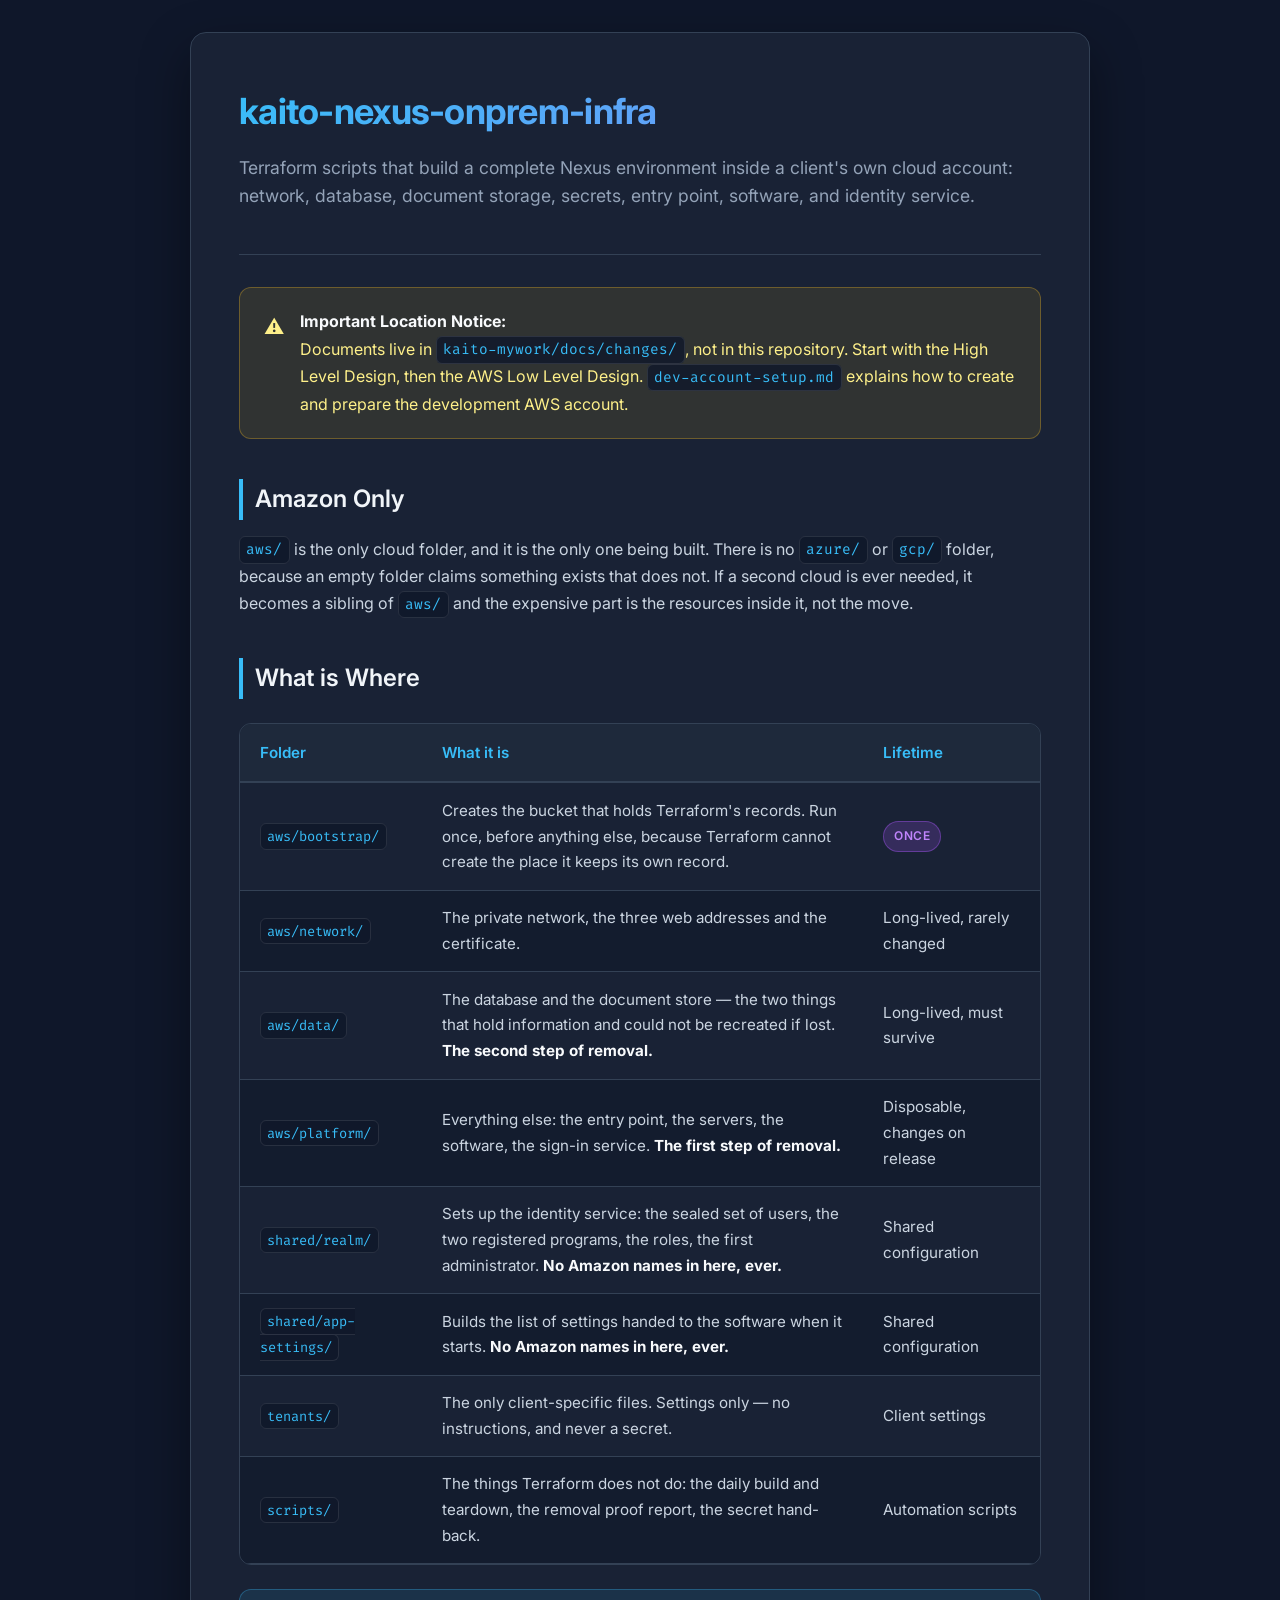
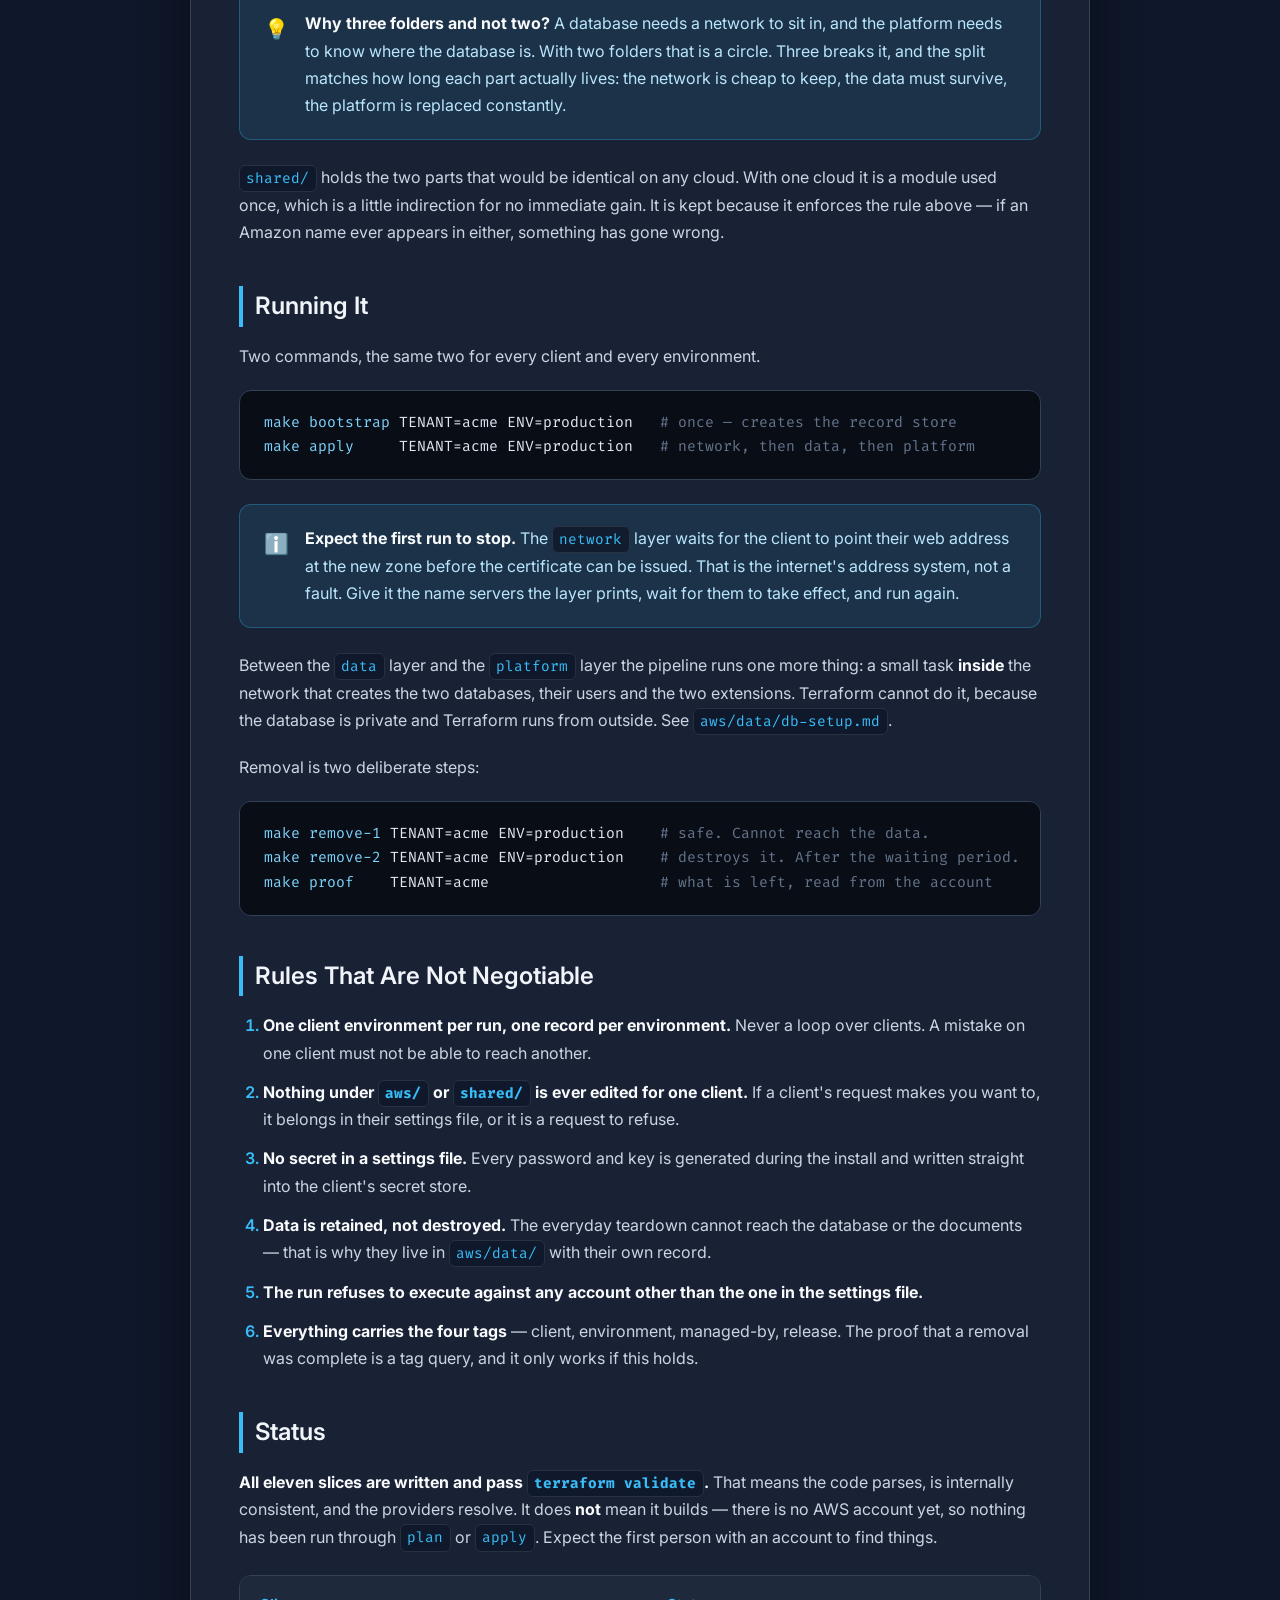
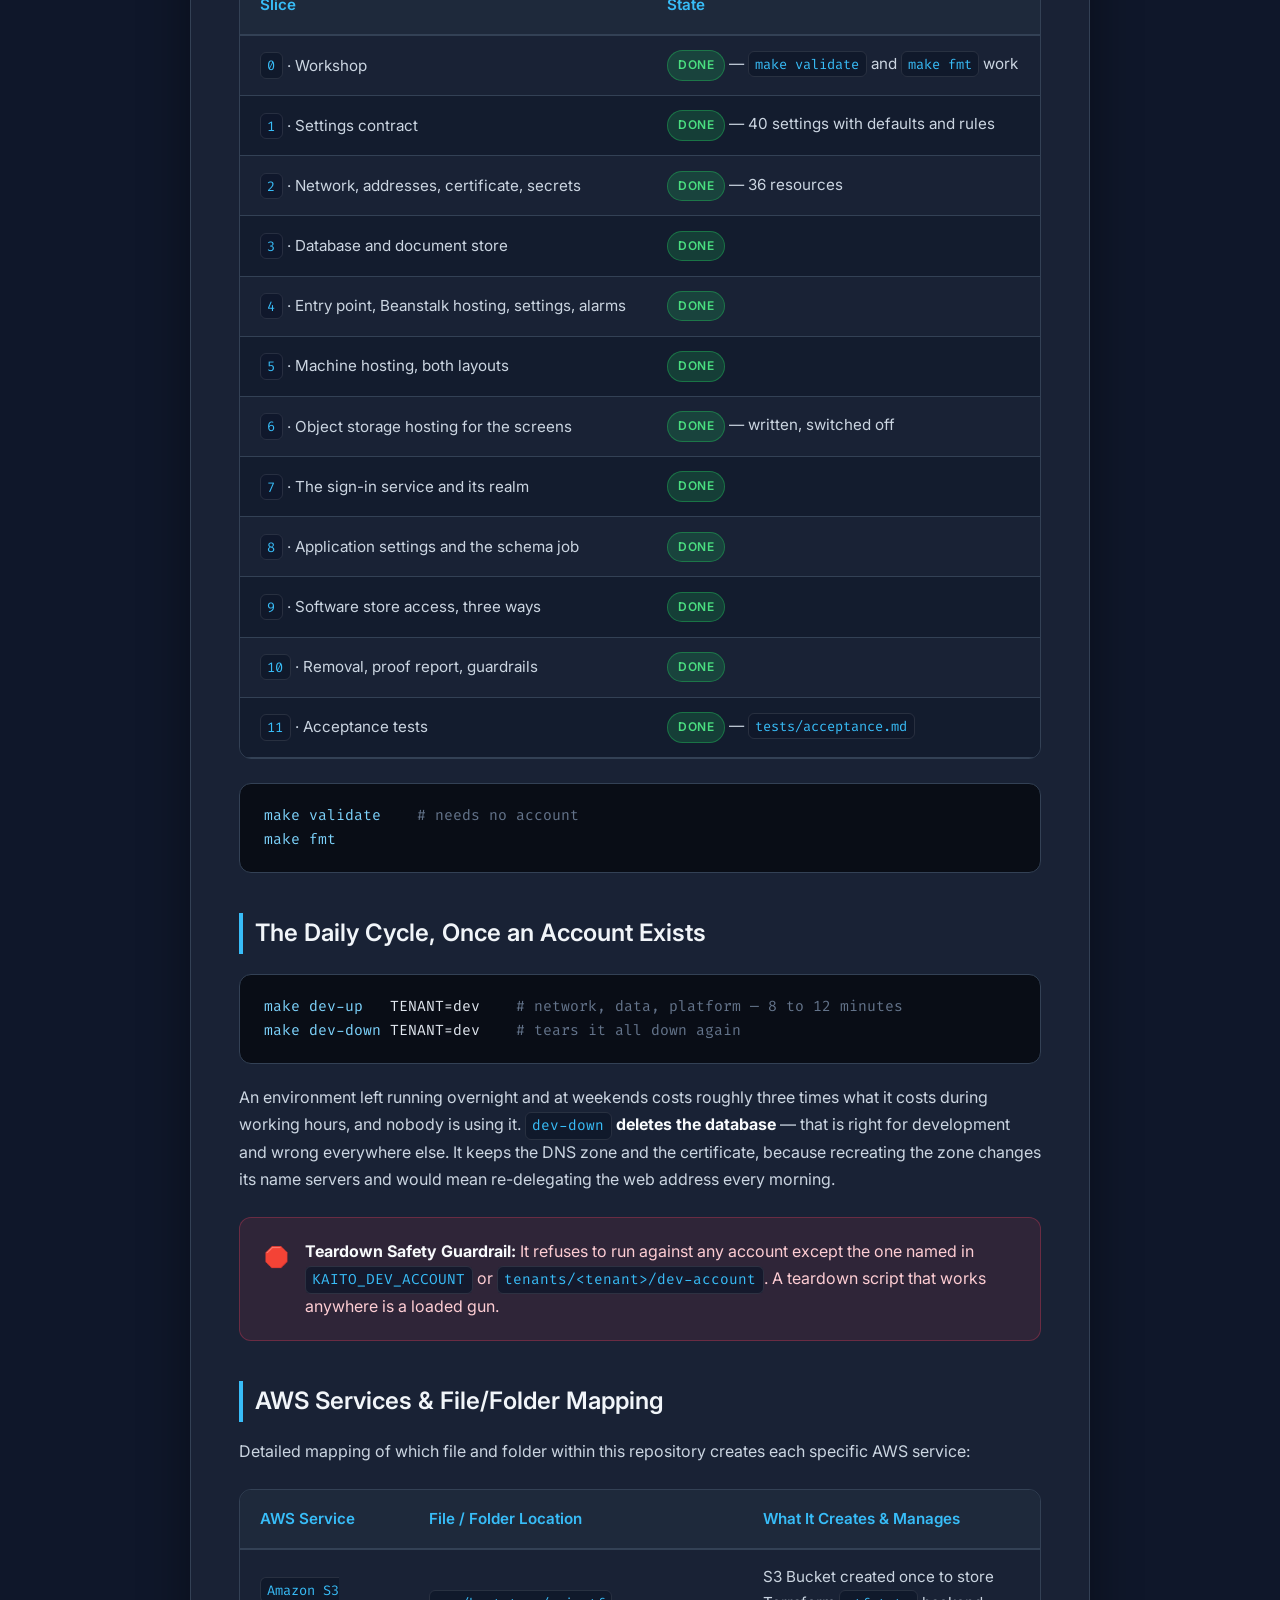
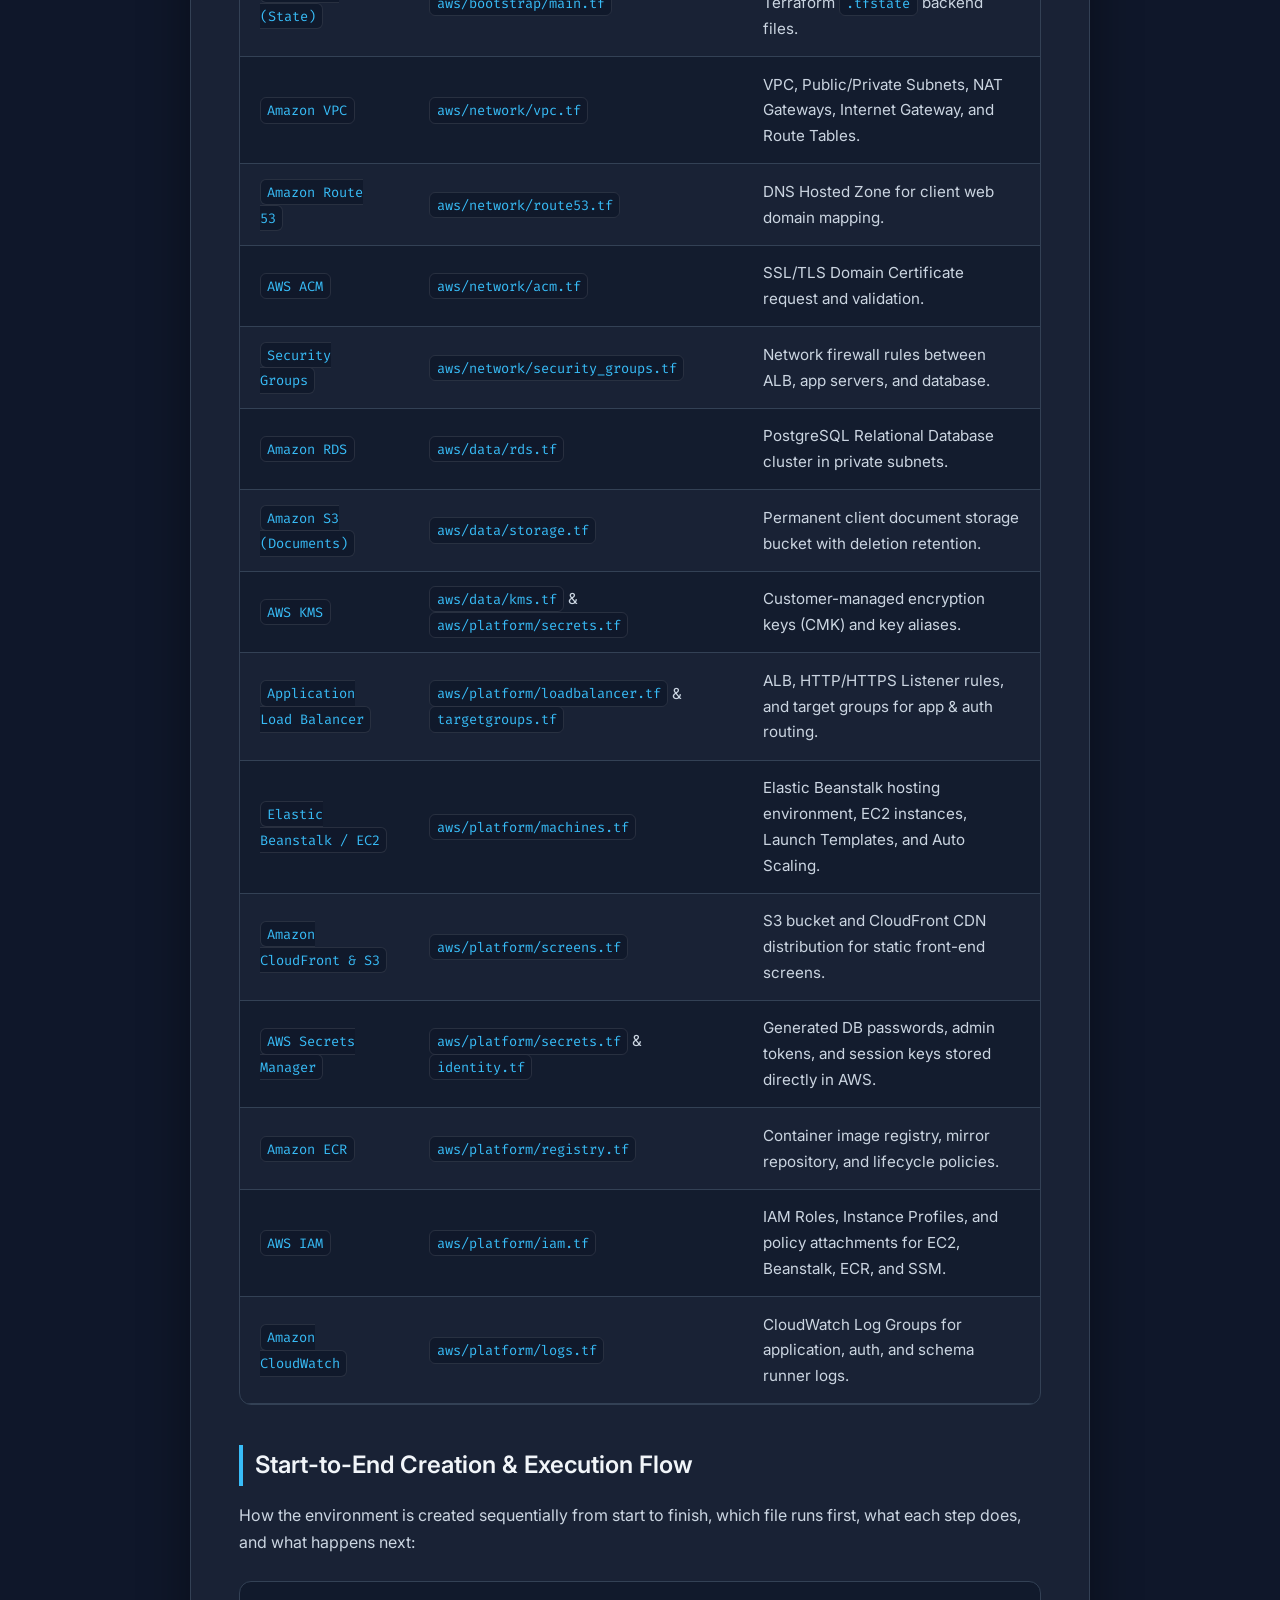
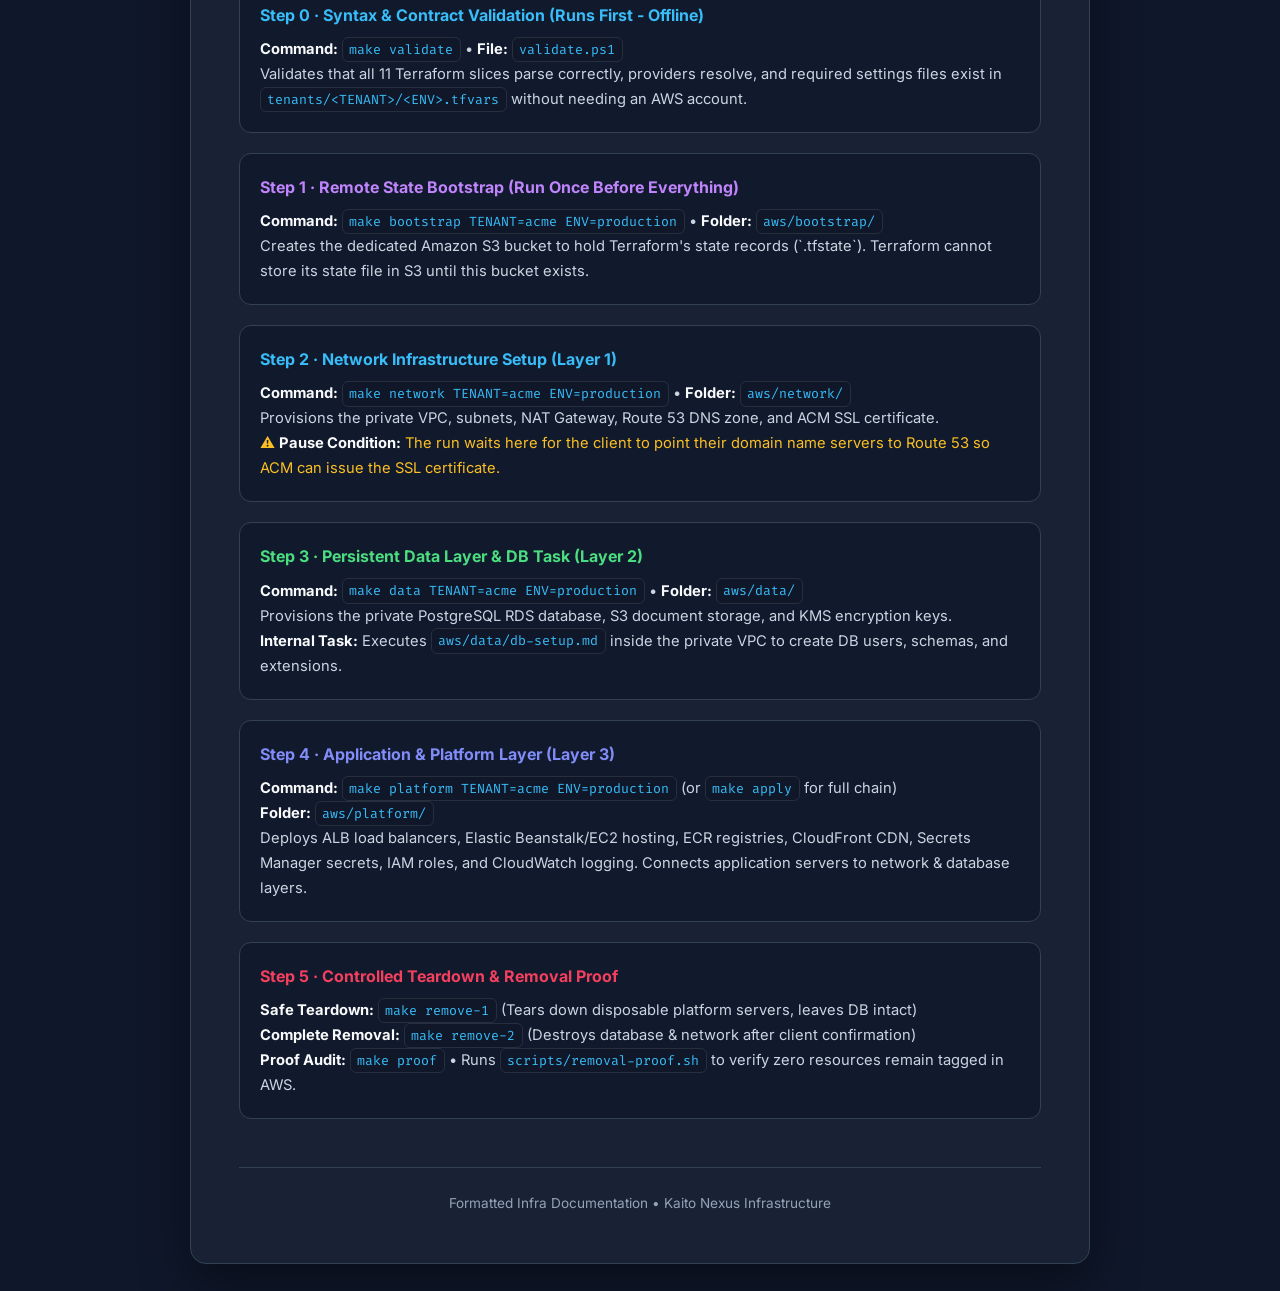
<file: README.html>
<!DOCTYPE html>
<html lang="en">
<head>
  <meta charset="UTF-8">
  <meta name="viewport" content="width=device-width, initial-scale=1.0">
  <title>Kaito Nexus On-Prem Infra Documentation</title>
  <link rel="preconnect" href="https://fonts.googleapis.com">
  <link rel="preconnect" href="https://fonts.gstatic.com" crossorigin>
  <link href="https://fonts.googleapis.com/css2?family=Fira+Code:wght@400;500;600&family=Inter:wght@300;400;500;600;700&display=swap" rel="stylesheet">
  <style>
    :root {
      --bg-primary: #0f172a;
      --bg-card: #1e293b;
      --bg-card-hover: #334155;
      --text-primary: #f8fafc;
      --text-secondary: #94a3b8;
      --accent-cyan: #38bdf8;
      --accent-indigo: #818cf8;
      --accent-amber: #fbbf24;
      --accent-rose: #f43f5e;
      --border-color: #334155;
      --code-bg: #090d16;
      --table-header-bg: #1e293b;
      --table-row-even: #131c2e;
    }

    * {
      box-sizing: border-box;
      margin: 0;
      padding: 0;
    }

    body {
      font-family: 'Inter', -apple-system, BlinkMacSystemFont, sans-serif;
      background-color: var(--bg-primary);
      color: var(--text-primary);
      line-height: 1.7;
      padding: 2rem 1rem;
    }

    .container {
      max-width: 900px;
      margin: 0 auto;
      background: rgba(30, 41, 59, 0.7);
      backdrop-filter: blur(12px);
      border: 1px solid var(--border-color);
      border-radius: 16px;
      padding: 3rem;
      box-shadow: 0 20px 50px rgba(0, 0, 0, 0.4);
    }

    header {
      border-bottom: 1px solid var(--border-color);
      padding-bottom: 1.5rem;
      margin-bottom: 2rem;
    }

    h1 {
      font-size: 2.25rem;
      font-weight: 700;
      background: linear-gradient(135deg, #38bdf8, #818cf8);
      -webkit-background-clip: text;
      -webkit-text-fill-color: transparent;
      letter-spacing: -0.02em;
      margin-bottom: 0.75rem;
    }

    .subtitle {
      font-size: 1.1rem;
      color: var(--text-secondary);
      line-height: 1.6;
    }

    h2 {
      font-size: 1.5rem;
      font-weight: 600;
      color: #f1f5f9;
      margin-top: 2.5rem;
      margin-bottom: 1rem;
      display: flex;
      align-items: center;
      gap: 0.5rem;
      border-left: 4px solid var(--accent-cyan);
      padding-left: 0.75rem;
    }

    p {
      margin-bottom: 1.25rem;
      color: #cbd5e1;
    }

    strong {
      color: #f8fafc;
    }

    .alert {
      padding: 1.25rem 1.5rem;
      border-radius: 12px;
      margin: 1.5rem 0;
      display: flex;
      gap: 1rem;
      align-items: flex-start;
      border: 1px solid transparent;
    }

    .alert-important {
      background: rgba(251, 191, 36, 0.1);
      border-color: rgba(251, 191, 36, 0.3);
      color: #fef08a;
    }

    .alert-note {
      background: rgba(56, 189, 248, 0.1);
      border-color: rgba(56, 189, 248, 0.3);
      color: #bae6fd;
    }

    .alert-warning {
      background: rgba(244, 63, 94, 0.1);
      border-color: rgba(244, 63, 94, 0.3);
      color: #fecdd3;
    }

    .alert-icon {
      font-size: 1.25rem;
      flex-shrink: 0;
      margin-top: 0.1rem;
    }

    code {
      font-family: 'Fira Code', monospace;
      font-size: 0.9em;
      background: rgba(15, 23, 42, 0.8);
      color: #38bdf8;
      padding: 0.2rem 0.4rem;
      border-radius: 6px;
      border: 1px solid rgba(255, 255, 255, 0.1);
    }

    pre {
      background-color: var(--code-bg);
      border: 1px solid var(--border-color);
      border-radius: 12px;
      padding: 1.25rem 1.5rem;
      overflow-x: auto;
      margin: 1.25rem 0;
      position: relative;
    }

    pre code {
      background: transparent;
      color: #e2e8f0;
      padding: 0;
      border: none;
      font-size: 0.92rem;
      line-height: 1.6;
    }

    .table-container {
      overflow-x: auto;
      margin: 1.5rem 0;
      border-radius: 12px;
      border: 1px solid var(--border-color);
    }

    table {
      width: 100%;
      border-collapse: collapse;
      text-align: left;
      font-size: 0.95rem;
    }

    th {
      background-color: var(--table-header-bg);
      color: var(--accent-cyan);
      font-weight: 600;
      padding: 1rem 1.25rem;
      border-bottom: 2px solid var(--border-color);
    }

    td {
      padding: 0.9rem 1.25rem;
      border-bottom: 1px solid var(--border-color);
      color: #cbd5e1;
    }

    tr:nth-child(even) {
      background-color: var(--table-row-even);
    }

    tr:hover {
      background-color: rgba(51, 65, 85, 0.5);
    }

    ol, ul {
      margin-left: 1.5rem;
      margin-bottom: 1.5rem;
      color: #cbd5e1;
    }

    li {
      margin-bottom: 0.75rem;
    }

    li::marker {
      color: var(--accent-cyan);
      font-weight: 600;
    }

    .badge {
      display: inline-block;
      padding: 0.25rem 0.6rem;
      font-size: 0.75rem;
      font-weight: 600;
      border-radius: 9999px;
      text-transform: uppercase;
      letter-spacing: 0.05em;
    }

    .badge-done {
      background: rgba(34, 197, 94, 0.2);
      color: #4ade80;
      border: 1px solid rgba(34, 197, 94, 0.4);
    }

    .badge-once {
      background: rgba(168, 85, 247, 0.2);
      color: #c084fc;
      border: 1px solid rgba(168, 85, 247, 0.4);
    }

    hr {
      border: none;
      border-top: 1px solid var(--border-color);
      margin: 2.5rem 0;
    }

    footer {
      margin-top: 3rem;
      text-align: center;
      font-size: 0.85rem;
      color: var(--text-secondary);
      border-top: 1px solid var(--border-color);
      padding-top: 1.5rem;
    }
  </style>
</head>
<body>

  <div class="container">
    <header>
      <h1>kaito-nexus-onprem-infra</h1>
      <p class="subtitle">
        Terraform scripts that build a complete Nexus environment inside a client's own cloud account:
        network, database, document storage, secrets, entry point, software, and identity service.
      </p>
    </header>

    <div class="alert alert-important">
      <div class="alert-icon">⚠️</div>
      <div>
        <strong>Important Location Notice:</strong><br>
        Documents live in <code>kaito-mywork/docs/changes/</code>, not in this repository. Start with the High Level Design, then the AWS Low Level Design. <code>dev-account-setup.md</code> explains how to create and prepare the development AWS account.
      </div>
    </div>

    <h2>Amazon Only</h2>
    <p>
      <code>aws/</code> is the only cloud folder, and it is the only one being built. There is no <code>azure/</code> or <code>gcp/</code> folder, because an empty folder claims something exists that does not. If a second cloud is ever needed, it becomes a sibling of <code>aws/</code> and the expensive part is the resources inside it, not the move.
    </p>

    <h2>What is Where</h2>
    <div class="table-container">
      <table>
        <thead>
          <tr>
            <th>Folder</th>
            <th>What it is</th>
            <th>Lifetime</th>
          </tr>
        </thead>
        <tbody>
          <tr>
            <td><code>aws/bootstrap/</code></td>
            <td>Creates the bucket that holds Terraform's records. Run once, before anything else, because Terraform cannot create the place it keeps its own record.</td>
            <td><span class="badge badge-once">Once</span></td>
          </tr>
          <tr>
            <td><code>aws/network/</code></td>
            <td>The private network, the three web addresses and the certificate.</td>
            <td>Long-lived, rarely changed</td>
          </tr>
          <tr>
            <td><code>aws/data/</code></td>
            <td>The database and the document store — the two things that hold information and could not be recreated if lost. <strong>The second step of removal.</strong></td>
            <td>Long-lived, must survive</td>
          </tr>
          <tr>
            <td><code>aws/platform/</code></td>
            <td>Everything else: the entry point, the servers, the software, the sign-in service. <strong>The first step of removal.</strong></td>
            <td>Disposable, changes on release</td>
          </tr>
          <tr>
            <td><code>shared/realm/</code></td>
            <td>Sets up the identity service: the sealed set of users, the two registered programs, the roles, the first administrator. <strong>No Amazon names in here, ever.</strong></td>
            <td>Shared configuration</td>
          </tr>
          <tr>
            <td><code>shared/app-settings/</code></td>
            <td>Builds the list of settings handed to the software when it starts. <strong>No Amazon names in here, ever.</strong></td>
            <td>Shared configuration</td>
          </tr>
          <tr>
            <td><code>tenants/</code></td>
            <td>The only client-specific files. Settings only — no instructions, and never a secret.</td>
            <td>Client settings</td>
          </tr>
          <tr>
            <td><code>scripts/</code></td>
            <td>The things Terraform does not do: the daily build and teardown, the removal proof report, the secret hand-back.</td>
            <td>Automation scripts</td>
          </tr>
        </tbody>
      </table>
    </div>

    <div class="alert alert-note">
      <div class="alert-icon">💡</div>
      <div>
        <strong>Why three folders and not two?</strong> A database needs a network to sit in, and the platform needs to know where the database is. With two folders that is a circle. Three breaks it, and the split matches how long each part actually lives: the network is cheap to keep, the data must survive, the platform is replaced constantly.
      </div>
    </div>

    <p>
      <code>shared/</code> holds the two parts that would be identical on any cloud. With one cloud it is a module used once, which is a little indirection for no immediate gain. It is kept because it enforces the rule above — if an Amazon name ever appears in either, something has gone wrong.
    </p>

    <h2>Running It</h2>
    <p>Two commands, the same two for every client and every environment.</p>

<pre><code><span style="color:#7dd3fc">make bootstrap</span> TENANT=acme ENV=production   <span style="color:#64748b"># once — creates the record store</span>
<span style="color:#7dd3fc">make apply</span>     TENANT=acme ENV=production   <span style="color:#64748b"># network, then data, then platform</span></code></pre>

    <div class="alert alert-note">
      <div class="alert-icon">ℹ️</div>
      <div>
        <strong>Expect the first run to stop.</strong> The <code>network</code> layer waits for the client to point their web address at the new zone before the certificate can be issued. That is the internet's address system, not a fault. Give it the name servers the layer prints, wait for them to take effect, and run again.
      </div>
    </div>

    <p>
      Between the <code>data</code> layer and the <code>platform</code> layer the pipeline runs one more thing: a small task <strong>inside</strong> the network that creates the two databases, their users and the two extensions. Terraform cannot do it, because the database is private and Terraform runs from outside. See <code>aws/data/db-setup.md</code>.
    </p>

    <p>Removal is two deliberate steps:</p>

<pre><code><span style="color:#7dd3fc">make remove-1</span> TENANT=acme ENV=production    <span style="color:#64748b"># safe. Cannot reach the data.</span>
<span style="color:#7dd3fc">make remove-2</span> TENANT=acme ENV=production    <span style="color:#64748b"># destroys it. After the waiting period.</span>
<span style="color:#7dd3fc">make proof</span>    TENANT=acme                   <span style="color:#64748b"># what is left, read from the account</span></code></pre>

    <h2>Rules That Are Not Negotiable</h2>
    <ol>
      <li><strong>One client environment per run, one record per environment.</strong> Never a loop over clients. A mistake on one client must not be able to reach another.</li>
      <li><strong>Nothing under <code>aws/</code> or <code>shared/</code> is ever edited for one client.</strong> If a client's request makes you want to, it belongs in their settings file, or it is a request to refuse.</li>
      <li><strong>No secret in a settings file.</strong> Every password and key is generated during the install and written straight into the client's secret store.</li>
      <li><strong>Data is retained, not destroyed.</strong> The everyday teardown cannot reach the database or the documents — that is why they live in <code>aws/data/</code> with their own record.</li>
      <li><strong>The run refuses to execute against any account other than the one in the settings file.</strong></li>
      <li><strong>Everything carries the four tags</strong> — client, environment, managed-by, release. The proof that a removal was complete is a tag query, and it only works if this holds.</li>
    </ol>

    <h2>Status</h2>
    <p>
      <strong>All eleven slices are written and pass <code>terraform validate</code>.</strong> That means the code parses, is internally consistent, and the providers resolve. It does <strong>not</strong> mean it builds — there is no AWS account yet, so nothing has been run through <code>plan</code> or <code>apply</code>. Expect the first person with an account to find things.
    </p>

    <div class="table-container">
      <table>
        <thead>
          <tr>
            <th>Slice</th>
            <th>State</th>
          </tr>
        </thead>
        <tbody>
          <tr><td><code>0</code> · Workshop</td><td><span class="badge badge-done">Done</span> — <code>make validate</code> and <code>make fmt</code> work</td></tr>
          <tr><td><code>1</code> · Settings contract</td><td><span class="badge badge-done">Done</span> — 40 settings with defaults and rules</td></tr>
          <tr><td><code>2</code> · Network, addresses, certificate, secrets</td><td><span class="badge badge-done">Done</span> — 36 resources</td></tr>
          <tr><td><code>3</code> · Database and document store</td><td><span class="badge badge-done">Done</span></td></tr>
          <tr><td><code>4</code> · Entry point, Beanstalk hosting, settings, alarms</td><td><span class="badge badge-done">Done</span></td></tr>
          <tr><td><code>5</code> · Machine hosting, both layouts</td><td><span class="badge badge-done">Done</span></td></tr>
          <tr><td><code>6</code> · Object storage hosting for the screens</td><td><span class="badge badge-done">Done</span> — written, switched off</td></tr>
          <tr><td><code>7</code> · The sign-in service and its realm</td><td><span class="badge badge-done">Done</span></td></tr>
          <tr><td><code>8</code> · Application settings and the schema job</td><td><span class="badge badge-done">Done</span></td></tr>
          <tr><td><code>9</code> · Software store access, three ways</td><td><span class="badge badge-done">Done</span></td></tr>
          <tr><td><code>10</code> · Removal, proof report, guardrails</td><td><span class="badge badge-done">Done</span></td></tr>
          <tr><td><code>11</code> · Acceptance tests</td><td><span class="badge badge-done">Done</span> — <code>tests/acceptance.md</code></td></tr>
        </tbody>
      </table>
    </div>

<pre><code><span style="color:#7dd3fc">make validate</span>    <span style="color:#64748b"># needs no account</span>
<span style="color:#7dd3fc">make fmt</span></code></pre>

    <h2>The Daily Cycle, Once an Account Exists</h2>

<pre><code><span style="color:#7dd3fc">make dev-up</span>   TENANT=dev    <span style="color:#64748b"># network, data, platform — 8 to 12 minutes</span>
<span style="color:#7dd3fc">make dev-down</span> TENANT=dev    <span style="color:#64748b"># tears it all down again</span></code></pre>

    <p>
      An environment left running overnight and at weekends costs roughly three times what it costs during working hours, and nobody is using it. <code>dev-down</code> <strong>deletes the database</strong> — that is right for development and wrong everywhere else. It keeps the DNS zone and the certificate, because recreating the zone changes its name servers and would mean re-delegating the web address every morning.
    </p>

    <div class="alert alert-warning">
      <div class="alert-icon">🛑</div>
      <div>
        <strong>Teardown Safety Guardrail:</strong> It refuses to run against any account except the one named in <code>KAITO_DEV_ACCOUNT</code> or <code>tenants/&lt;tenant&gt;/dev-account</code>. A teardown script that works anywhere is a loaded gun.
      </div>
    </div>

    <h2>AWS Services & File/Folder Mapping</h2>
    <p>Detailed mapping of which file and folder within this repository creates each specific AWS service:</p>

    <div class="table-container">
      <table>
        <thead>
          <tr>
            <th>AWS Service</th>
            <th>File / Folder Location</th>
            <th>What It Creates & Manages</th>
          </tr>
        </thead>
        <tbody>
          <tr>
            <td><code>Amazon S3 (State)</code></td>
            <td><code>aws/bootstrap/main.tf</code></td>
            <td>S3 Bucket created once to store Terraform <code>.tfstate</code> backend files.</td>
          </tr>
          <tr>
            <td><code>Amazon VPC</code></td>
            <td><code>aws/network/vpc.tf</code></td>
            <td>VPC, Public/Private Subnets, NAT Gateways, Internet Gateway, and Route Tables.</td>
          </tr>
          <tr>
            <td><code>Amazon Route 53</code></td>
            <td><code>aws/network/route53.tf</code></td>
            <td>DNS Hosted Zone for client web domain mapping.</td>
          </tr>
          <tr>
            <td><code>AWS ACM</code></td>
            <td><code>aws/network/acm.tf</code></td>
            <td>SSL/TLS Domain Certificate request and validation.</td>
          </tr>
          <tr>
            <td><code>Security Groups</code></td>
            <td><code>aws/network/security_groups.tf</code></td>
            <td>Network firewall rules between ALB, app servers, and database.</td>
          </tr>
          <tr>
            <td><code>Amazon RDS</code></td>
            <td><code>aws/data/rds.tf</code></td>
            <td>PostgreSQL Relational Database cluster in private subnets.</td>
          </tr>
          <tr>
            <td><code>Amazon S3 (Documents)</code></td>
            <td><code>aws/data/storage.tf</code></td>
            <td>Permanent client document storage bucket with deletion retention.</td>
          </tr>
          <tr>
            <td><code>AWS KMS</code></td>
            <td><code>aws/data/kms.tf</code> & <code>aws/platform/secrets.tf</code></td>
            <td>Customer-managed encryption keys (CMK) and key aliases.</td>
          </tr>
          <tr>
            <td><code>Application Load Balancer</code></td>
            <td><code>aws/platform/loadbalancer.tf</code> & <code>targetgroups.tf</code></td>
            <td>ALB, HTTP/HTTPS Listener rules, and target groups for app & auth routing.</td>
          </tr>
          <tr>
            <td><code>Elastic Beanstalk / EC2</code></td>
            <td><code>aws/platform/machines.tf</code></td>
            <td>Elastic Beanstalk hosting environment, EC2 instances, Launch Templates, and Auto Scaling.</td>
          </tr>
          <tr>
            <td><code>Amazon CloudFront & S3</code></td>
            <td><code>aws/platform/screens.tf</code></td>
            <td>S3 bucket and CloudFront CDN distribution for static front-end screens.</td>
          </tr>
          <tr>
            <td><code>AWS Secrets Manager</code></td>
            <td><code>aws/platform/secrets.tf</code> & <code>identity.tf</code></td>
            <td>Generated DB passwords, admin tokens, and session keys stored directly in AWS.</td>
          </tr>
          <tr>
            <td><code>Amazon ECR</code></td>
            <td><code>aws/platform/registry.tf</code></td>
            <td>Container image registry, mirror repository, and lifecycle policies.</td>
          </tr>
          <tr>
            <td><code>AWS IAM</code></td>
            <td><code>aws/platform/iam.tf</code></td>
            <td>IAM Roles, Instance Profiles, and policy attachments for EC2, Beanstalk, ECR, and SSM.</td>
          </tr>
          <tr>
            <td><code>Amazon CloudWatch</code></td>
            <td><code>aws/platform/logs.tf</code></td>
            <td>CloudWatch Log Groups for application, auth, and schema runner logs.</td>
          </tr>
        </tbody>
      </table>
    </div>

    <h2>Start-to-End Creation & Execution Flow</h2>
    <p>How the environment is created sequentially from start to finish, which file runs first, what each step does, and what happens next:</p>

    <div style="display: flex; flex-direction: column; gap: 1.25rem; margin: 1.5rem 0;">
      <div style="background: rgba(15, 23, 42, 0.7); border: 1px solid var(--border-color); border-radius: 12px; padding: 1.25rem;">
        <div style="color: var(--accent-cyan); font-weight: 700; font-size: 1rem; margin-bottom: 0.5rem;">
          Step 0 · Syntax & Contract Validation (Runs First - Offline)
        </div>
        <div style="font-size: 0.92rem; color: #cbd5e1;">
          <strong>Command:</strong> <code>make validate</code> &bull; <strong>File:</strong> <code>validate.ps1</code><br>
          Validates that all 11 Terraform slices parse correctly, providers resolve, and required settings files exist in <code>tenants/&lt;TENANT&gt;/&lt;ENV&gt;.tfvars</code> without needing an AWS account.
        </div>
      </div>

      <div style="background: rgba(15, 23, 42, 0.7); border: 1px solid var(--border-color); border-radius: 12px; padding: 1.25rem;">
        <div style="color: #c084fc; font-weight: 700; font-size: 1rem; margin-bottom: 0.5rem;">
          Step 1 · Remote State Bootstrap (Run Once Before Everything)
        </div>
        <div style="font-size: 0.92rem; color: #cbd5e1;">
          <strong>Command:</strong> <code>make bootstrap TENANT=acme ENV=production</code> &bull; <strong>Folder:</strong> <code>aws/bootstrap/</code><br>
          Creates the dedicated Amazon S3 bucket to hold Terraform's state records (`.tfstate`). Terraform cannot store its state file in S3 until this bucket exists.
        </div>
      </div>

      <div style="background: rgba(15, 23, 42, 0.7); border: 1px solid var(--border-color); border-radius: 12px; padding: 1.25rem;">
        <div style="color: #38bdf8; font-weight: 700; font-size: 1rem; margin-bottom: 0.5rem;">
          Step 2 · Network Infrastructure Setup (Layer 1)
        </div>
        <div style="font-size: 0.92rem; color: #cbd5e1;">
          <strong>Command:</strong> <code>make network TENANT=acme ENV=production</code> &bull; <strong>Folder:</strong> <code>aws/network/</code><br>
          Provisions the private VPC, subnets, NAT Gateway, Route 53 DNS zone, and ACM SSL certificate.<br>
          <span style="color: #fbbf24;">⚠️ <strong>Pause Condition:</strong> The run waits here for the client to point their domain name servers to Route 53 so ACM can issue the SSL certificate.</span>
        </div>
      </div>

      <div style="background: rgba(15, 23, 42, 0.7); border: 1px solid var(--border-color); border-radius: 12px; padding: 1.25rem;">
        <div style="color: #4ade80; font-weight: 700; font-size: 1rem; margin-bottom: 0.5rem;">
          Step 3 · Persistent Data Layer & DB Task (Layer 2)
        </div>
        <div style="font-size: 0.92rem; color: #cbd5e1;">
          <strong>Command:</strong> <code>make data TENANT=acme ENV=production</code> &bull; <strong>Folder:</strong> <code>aws/data/</code><br>
          Provisions the private PostgreSQL RDS database, S3 document storage, and KMS encryption keys.<br>
          <strong>Internal Task:</strong> Executes <code>aws/data/db-setup.md</code> inside the private VPC to create DB users, schemas, and extensions.
        </div>
      </div>

      <div style="background: rgba(15, 23, 42, 0.7); border: 1px solid var(--border-color); border-radius: 12px; padding: 1.25rem;">
        <div style="color: #818cf8; font-weight: 700; font-size: 1rem; margin-bottom: 0.5rem;">
          Step 4 · Application & Platform Layer (Layer 3)
        </div>
        <div style="font-size: 0.92rem; color: #cbd5e1;">
          <strong>Command:</strong> <code>make platform TENANT=acme ENV=production</code> (or <code>make apply</code> for full chain)<br>
          <strong>Folder:</strong> <code>aws/platform/</code><br>
          Deploys ALB load balancers, Elastic Beanstalk/EC2 hosting, ECR registries, CloudFront CDN, Secrets Manager secrets, IAM roles, and CloudWatch logging. Connects application servers to network & database layers.
        </div>
      </div>

      <div style="background: rgba(15, 23, 42, 0.7); border: 1px solid var(--border-color); border-radius: 12px; padding: 1.25rem;">
        <div style="color: #f43f5e; font-weight: 700; font-size: 1rem; margin-bottom: 0.5rem;">
          Step 5 · Controlled Teardown & Removal Proof
        </div>
        <div style="font-size: 0.92rem; color: #cbd5e1;">
          <strong>Safe Teardown:</strong> <code>make remove-1</code> (Tears down disposable platform servers, leaves DB intact)<br>
          <strong>Complete Removal:</strong> <code>make remove-2</code> (Destroys database & network after client confirmation)<br>
          <strong>Proof Audit:</strong> <code>make proof</code> &bull; Runs <code>scripts/removal-proof.sh</code> to verify zero resources remain tagged in AWS.
        </div>
      </div>
    </div>

    <footer>
      Formatted Infra Documentation &bull; Kaito Nexus Infrastructure
    </footer>
  </div>

</body>
</html>
</file>
<file: staticWeb/style.css>
/* ==========================================================================
   CloudPulse - Modern Dark Glassmorphic Design System & Stylesheet
   ========================================================================== */

/* 1. Design Tokens & Root Variables */
:root {
    --bg-dark: #07090e;
    --bg-surface: #0e131f;
    --bg-surface-elevated: #161c2e;
    
    --glass-bg: rgba(16, 22, 38, 0.65);
    --glass-border: rgba(255, 255, 255, 0.08);
    --glass-border-hover: rgba(124, 58, 237, 0.4);
    
    --primary-gradient: linear-gradient(135deg, #6366f1 0%, #a855f7 50%, #ec4899 100%);
    --accent-cyan: #06b6d4;
    --accent-purple: #8b5cf6;
    --accent-pink: #ec4899;
    --accent-emerald: #10b981;

    --text-main: #f8fafc;
    --text-muted: #94a3b8;
    --text-dim: #64748b;

    --font-sans: 'Plus Jakarta Sans', -apple-system, BlinkMacSystemFont, "Segoe UI", Roboto, sans-serif;
    --font-mono: 'JetBrains Mono', monospace;

    --radius-sm: 8px;
    --radius-md: 14px;
    --radius-lg: 24px;
    --radius-full: 9999px;

    --shadow-glow: 0 0 40px rgba(99, 102, 241, 0.25);
    --shadow-card: 0 20px 40px -15px rgba(0, 0, 0, 0.5);

    --transition: all 0.3s cubic-bezier(0.16, 1, 0.3, 1);
}

/* 2. Global Resets & Base Styles */
*, *::before, *::after {
    box-sizing: border-box;
    margin: 0;
    padding: 0;
}

html {
    scroll-behavior: smooth;
    font-size: 16px;
}

body {
    font-family: var(--font-sans);
    background-color: var(--bg-dark);
    color: var(--text-main);
    line-height: 1.6;
    overflow-x: hidden;
    position: relative;
    min-height: 100vh;
}

a {
    color: inherit;
    text-decoration: none;
    transition: var(--transition);
}

button {
    font-family: inherit;
    cursor: pointer;
    border: none;
    outline: none;
}

/* 3. Background Glow Animated Blobs */
.bg-glow {
    position: absolute;
    border-radius: 50%;
    filter: blur(120px);
    z-index: -1;
    pointer-events: none;
    opacity: 0.45;
    animation: floatGlow 14s infinite alternate ease-in-out;
}

.glow-1 {
    top: -100px;
    left: 20%;
    width: 500px;
    height: 500px;
    background: radial-gradient(circle, #6366f1 0%, rgba(99, 102, 241, 0) 70%);
}

.glow-2 {
    top: 400px;
    right: 5%;
    width: 600px;
    height: 600px;
    background: radial-gradient(circle, #a855f7 0%, rgba(168, 85, 247, 0) 70%);
    animation-delay: -5s;
}

.glow-3 {
    bottom: 200px;
    left: 10%;
    width: 550px;
    height: 550px;
    background: radial-gradient(circle, #06b6d4 0%, rgba(6, 182, 212, 0) 70%);
    animation-delay: -9s;
}

@keyframes floatGlow {
    0% { transform: translate(0, 0) scale(1); }
    100% { transform: translate(40px, 50px) scale(1.15); }
}

/* 4. Utility Components & Containers */
.container {
    max-width: 1200px;
    margin: 0 auto;
    padding: 0 24px;
}

.gradient-text {
    background: var(--primary-gradient);
    -webkit-background-clip: text;
    -webkit-text-fill-color: transparent;
    display: inline-block;
}

.glass-card {
    background: var(--glass-bg);
    backdrop-filter: blur(16px);
    -webkit-backdrop-filter: blur(16px);
    border: 1px solid var(--glass-border);
    border-radius: var(--radius-md);
    box-shadow: var(--shadow-card);
    transition: var(--transition);
}

.glass-card:hover {
    border-color: var(--glass-border-hover);
    transform: translateY(-4px);
    box-shadow: 0 20px 40px -10px rgba(99, 102, 241, 0.2);
}

/* 5. Buttons & Badges */
.btn {
    display: inline-flex;
    align-items: center;
    justify-content: center;
    gap: 8px;
    padding: 10px 22px;
    font-size: 0.95rem;
    font-weight: 600;
    border-radius: var(--radius-full);
    transition: var(--transition);
}

.btn-primary {
    background: var(--primary-gradient);
    color: #ffffff;
    box-shadow: 0 4px 20px rgba(168, 85, 247, 0.35);
}

.btn-primary:hover {
    opacity: 0.92;
    transform: translateY(-2px);
    box-shadow: 0 8px 30px rgba(168, 85, 247, 0.5);
}

.btn-secondary {
    background: rgba(255, 255, 255, 0.06);
    color: var(--text-main);
    border: 1px solid var(--glass-border);
}

.btn-secondary:hover {
    background: rgba(255, 255, 255, 0.12);
    border-color: rgba(255, 255, 255, 0.2);
}

.btn-glass {
    background: rgba(255, 255, 255, 0.05);
    backdrop-filter: blur(10px);
    color: var(--text-main);
    border: 1px solid var(--glass-border);
}

.btn-glass:hover {
    background: rgba(255, 255, 255, 0.1);
    border-color: var(--accent-purple);
}

.btn-lg {
    padding: 14px 32px;
    font-size: 1.05rem;
}

/* 6. Navigation Header */
.navbar {
    position: sticky;
    top: 0;
    z-index: 100;
    padding: 18px 0;
    background: rgba(7, 9, 14, 0.75);
    backdrop-filter: blur(20px);
    border-bottom: 1px solid var(--glass-border);
}

.nav-container {
    display: flex;
    align-items: center;
    justify-content: space-between;
}

.brand {
    display: flex;
    align-items: center;
    gap: 10px;
    font-size: 1.35rem;
    font-weight: 800;
    letter-spacing: -0.5px;
}

.brand-icon {
    width: 38px;
    height: 38px;
    background: var(--primary-gradient);
    border-radius: var(--radius-sm);
    display: flex;
    align-items: center;
    justify-content: center;
    color: white;
    box-shadow: var(--shadow-glow);
}

.nav-links {
    display: flex;
    gap: 32px;
}

.nav-links a {
    color: var(--text-muted);
    font-weight: 500;
    font-size: 0.95rem;
}

.nav-links a:hover {
    color: var(--text-main);
}

.nav-actions {
    display: flex;
    gap: 12px;
}

/* 7. Hero Section */
.hero-section {
    padding: 100px 0 60px;
    text-align: center;
}

.hero-container {
    display: flex;
    flex-direction: column;
    align-items: center;
    max-width: 900px;
}

.hero-badge {
    display: inline-flex;
    align-items: center;
    gap: 10px;
    padding: 6px 16px;
    background: rgba(99, 102, 241, 0.1);
    border: 1px solid rgba(99, 102, 241, 0.3);
    border-radius: var(--radius-full);
    font-size: 0.85rem;
    font-weight: 600;
    color: #a5b4fc;
    margin-bottom: 28px;
}

.badge-pulse {
    width: 8px;
    height: 8px;
    background-color: var(--accent-emerald);
    border-radius: 50%;
    box-shadow: 0 0 10px var(--accent-emerald);
    animation: pulse 2s infinite;
}

@keyframes pulse {
    0% { transform: scale(0.95); box-shadow: 0 0 0 0 rgba(16, 185, 129, 0.7); }
    70% { transform: scale(1); box-shadow: 0 0 0 8px rgba(16, 185, 129, 0); }
    100% { transform: scale(0.95); box-shadow: 0 0 0 0 rgba(16, 185, 129, 0); }
}

.hero-title {
    font-size: 3.6rem;
    font-weight: 800;
    line-height: 1.15;
    letter-spacing: -1.5px;
    margin-bottom: 24px;
}

.hero-description {
    font-size: 1.2rem;
    color: var(--text-muted);
    max-width: 720px;
    margin-bottom: 36px;
    line-height: 1.7;
}

.hero-cta-group {
    display: flex;
    gap: 16px;
    margin-bottom: 60px;
}

/* Live Metrics Bar */
.hero-metrics-bar {
    display: flex;
    align-items: center;
    justify-content: space-around;
    width: 100%;
    padding: 24px 32px;
    background: var(--glass-bg);
    backdrop-filter: blur(20px);
    border: 1px solid var(--glass-border);
    border-radius: var(--radius-lg);
    box-shadow: var(--shadow-card);
}

.metric-card {
    display: flex;
    flex-direction: column;
    align-items: center;
}

.metric-value {
    font-size: 1.8rem;
    font-weight: 800;
    color: var(--text-main);
}

.metric-label {
    font-size: 0.85rem;
    color: var(--text-muted);
    margin-top: 4px;
}

.metric-divider {
    width: 1px;
    height: 40px;
    background: var(--glass-border);
}

/* 8. Features Section */
.features-section {
    padding: 100px 0;
}

.section-header {
    text-align: center;
    max-width: 700px;
    margin: 0 auto 60px;
}

.sub-heading {
    font-size: 0.85rem;
    font-weight: 700;
    letter-spacing: 2px;
    color: var(--accent-cyan);
    margin-bottom: 12px;
}

.section-title {
    font-size: 2.4rem;
    font-weight: 800;
    line-height: 1.25;
    letter-spacing: -0.8px;
    margin-bottom: 16px;
}

.section-desc {
    color: var(--text-muted);
    font-size: 1.05rem;
}

.features-grid {
    display: grid;
    grid-template-columns: repeat(auto-fit, minmax(320px, 1fr));
    gap: 28px;
}

.feature-card {
    padding: 36px 30px;
}

.feature-icon {
    width: 52px;
    height: 52px;
    border-radius: var(--radius-sm);
    display: flex;
    align-items: center;
    justify-content: center;
    margin-bottom: 24px;
}

.icon-purple {
    background: rgba(139, 92, 246, 0.15);
    color: #a78bfa;
}

.icon-cyan {
    background: rgba(6, 182, 212, 0.15);
    color: #22d3ee;
}

.icon-emerald {
    background: rgba(16, 185, 129, 0.15);
    color: #34d399;
}

.feature-card h3 {
    font-size: 1.3rem;
    font-weight: 700;
    margin-bottom: 12px;
}

.feature-card p {
    color: var(--text-muted);
    font-size: 0.95rem;
    margin-bottom: 24px;
    line-height: 1.6;
}

.feature-link {
    color: var(--accent-purple);
    font-weight: 600;
    font-size: 0.9rem;
}

.feature-link:hover {
    color: #c084fc;
}

/* 9. Live Demo Dashboard */
.demo-section {
    padding: 40px 0 100px;
}

.dashboard-wrapper {
    padding: 32px;
    border-radius: var(--radius-lg);
}

.dashboard-header {
    display: flex;
    align-items: center;
    justify-content: space-between;
    margin-bottom: 28px;
    padding-bottom: 18px;
    border-bottom: 1px solid var(--glass-border);
}

.dashboard-title {
    display: flex;
    align-items: center;
    gap: 12px;
    font-size: 1rem;
    color: var(--text-muted);
}

.status-indicator {
    width: 10px;
    height: 10px;
    border-radius: 50%;
    background-color: var(--accent-emerald);
    box-shadow: 0 0 10px var(--accent-emerald);
}

.dashboard-controls {
    display: flex;
    gap: 8px;
}

.chip {
    padding: 6px 14px;
    font-size: 0.85rem;
    font-weight: 600;
    background: rgba(255, 255, 255, 0.04);
    border: 1px solid var(--glass-border);
    border-radius: var(--radius-full);
    color: var(--text-muted);
    transition: var(--transition);
}

.chip.active, .chip:hover {
    background: rgba(99, 102, 241, 0.2);
    border-color: var(--accent-purple);
    color: var(--text-main);
}

.dashboard-grid {
    display: grid;
    grid-template-columns: 1fr 1fr;
    gap: 24px;
}

.dash-widget {
    background: rgba(10, 14, 26, 0.7);
    border: 1px solid var(--glass-border);
    border-radius: var(--radius-md);
    padding: 24px;
}

.widget-head {
    display: flex;
    align-items: center;
    justify-content: space-between;
    font-weight: 700;
    font-size: 0.95rem;
    margin-bottom: 20px;
}

.badge {
    padding: 4px 10px;
    font-size: 0.75rem;
    border-radius: var(--radius-full);
    font-weight: 700;
}

.badge-success {
    background: rgba(16, 185, 129, 0.15);
    color: var(--accent-emerald);
}

.btn-text {
    background: none;
    color: var(--accent-cyan);
    font-weight: 600;
    font-size: 0.85rem;
}

.progress-info {
    display: flex;
    justify-content: space-between;
    font-size: 0.9rem;
    margin-bottom: 8px;
    font-family: var(--font-mono);
}

.progress-bar-bg {
    width: 100%;
    height: 10px;
    background: rgba(255, 255, 255, 0.08);
    border-radius: var(--radius-full);
    overflow: hidden;
    margin-bottom: 20px;
}

.progress-bar-fill {
    height: 100%;
    background: var(--primary-gradient);
    border-radius: var(--radius-full);
    transition: width 0.5s ease;
}

.widget-stats {
    display: flex;
    justify-content: space-between;
    font-size: 0.85rem;
    color: var(--text-muted);
}

.activity-list {
    list-style: none;
    display: flex;
    flex-direction: column;
    gap: 16px;
}

.activity-list li {
    display: flex;
    align-items: flex-start;
    gap: 12px;
}

.dot {
    width: 8px;
    height: 8px;
    border-radius: 50%;
    margin-top: 6px;
    flex-shrink: 0;
}

.dot.green { background-color: var(--accent-emerald); box-shadow: 0 0 8px var(--accent-emerald); }
.dot.blue { background-color: var(--accent-cyan); box-shadow: 0 0 8px var(--accent-cyan); }
.dot.purple { background-color: var(--accent-purple); box-shadow: 0 0 8px var(--accent-purple); }

.activity-detail {
    display: flex;
    flex-direction: column;
    font-size: 0.88rem;
}

.activity-detail strong {
    color: var(--text-main);
    font-family: var(--font-mono);
    font-size: 0.85rem;
}

.activity-detail span {
    color: var(--text-dim);
    font-size: 0.8rem;
}

/* 10. Code Showcase Section */
.code-section {
    padding: 60px 0 100px;
}

.code-window {
    max-width: 900px;
    margin: 0 auto;
    overflow: hidden;
}

.window-bar {
    display: flex;
    align-items: center;
    justify-content: space-between;
    padding: 14px 20px;
    background: rgba(10, 14, 26, 0.9);
    border-bottom: 1px solid var(--glass-border);
}

.window-dots {
    display: flex;
    gap: 8px;
}

.window-dots span {
    width: 12px;
    height: 12px;
    border-radius: 50%;
}

.dot-red { background-color: #ef4444; }
.dot-yellow { background-color: #f59e0b; }
.dot-green { background-color: #10b981; }

.window-tabs {
    display: flex;
    gap: 6px;
}

.tab-btn {
    padding: 6px 16px;
    font-size: 0.85rem;
    font-weight: 600;
    font-family: var(--font-mono);
    background: transparent;
    color: var(--text-muted);
    border-radius: var(--radius-sm);
    transition: var(--transition);
}

.tab-btn.active {
    background: rgba(255, 255, 255, 0.08);
    color: var(--text-main);
}

.copy-btn {
    display: flex;
    align-items: center;
    gap: 6px;
    background: rgba(255, 255, 255, 0.05);
    border: 1px solid var(--glass-border);
    color: var(--text-muted);
    padding: 6px 12px;
    font-size: 0.8rem;
    border-radius: var(--radius-sm);
    transition: var(--transition);
}

.copy-btn:hover {
    color: var(--text-main);
    background: rgba(255, 255, 255, 0.1);
}

.code-content {
    padding: 24px;
    background: #090c15;
    font-family: var(--font-mono);
    font-size: 0.92rem;
    overflow-x: auto;
}

.hljs-keyword { color: #f472b6; font-weight: 600; }
.hljs-string { color: #a7f3d0; }
.hljs-attr { color: #93c5fd; }
.hljs-number { color: #fde047; }
.hljs-literal { color: #c084fc; }
.hljs-title { color: #38bdf8; }

/* 11. CTA Section */
.cta-section {
    padding: 40px 0 100px;
}

.cta-card {
    text-align: center;
    padding: 70px 40px;
    background: linear-gradient(135deg, rgba(99, 102, 241, 0.15) 0%, rgba(168, 85, 247, 0.15) 100%);
    border: 1px solid rgba(168, 85, 247, 0.3);
}

.cta-card h2 {
    font-size: 2.5rem;
    font-weight: 800;
    margin-bottom: 16px;
}

.cta-card p {
    font-size: 1.1rem;
    color: var(--text-muted);
    max-width: 600px;
    margin: 0 auto 36px;
}

.cta-buttons {
    display: flex;
    justify-content: center;
    gap: 16px;
}

/* 12. Footer */
.footer {
    border-top: 1px solid var(--glass-border);
    background: #05070a;
    padding-top: 60px;
}

.footer-container {
    display: grid;
    grid-template-columns: 1.5fr 3fr;
    gap: 60px;
    margin-bottom: 40px;
}

.footer-brand p {
    color: var(--text-muted);
    margin-top: 14px;
    font-size: 0.9rem;
    max-width: 300px;
}

.footer-links {
    display: grid;
    grid-template-columns: repeat(3, 1fr);
    gap: 30px;
}

.link-group h4 {
    font-size: 0.95rem;
    margin-bottom: 16px;
    color: var(--text-main);
}

.link-group a {
    display: block;
    color: var(--text-muted);
    font-size: 0.9rem;
    margin-bottom: 10px;
}

.link-group a:hover {
    color: var(--accent-purple);
}

.footer-bottom {
    padding: 24px 0;
    border-top: 1px solid rgba(255, 255, 255, 0.05);
    text-align: center;
    color: var(--text-dim);
    font-size: 0.85rem;
}

/* Responsive Breakpoints */
@media (max-width: 992px) {
    .hero-title { font-size: 2.8rem; }
    .hero-metrics-bar { flex-direction: column; gap: 20px; }
    .metric-divider { display: none; }
    .dashboard-grid { grid-template-columns: 1fr; }
    .footer-container { grid-template-columns: 1fr; }
}

@media (max-width: 768px) {
    .nav-links { display: none; }
    .hero-title { font-size: 2.2rem; }
    .cta-buttons { flex-direction: column; }
    .footer-links { grid-template-columns: 1fr 1fr; }
}
</file>
